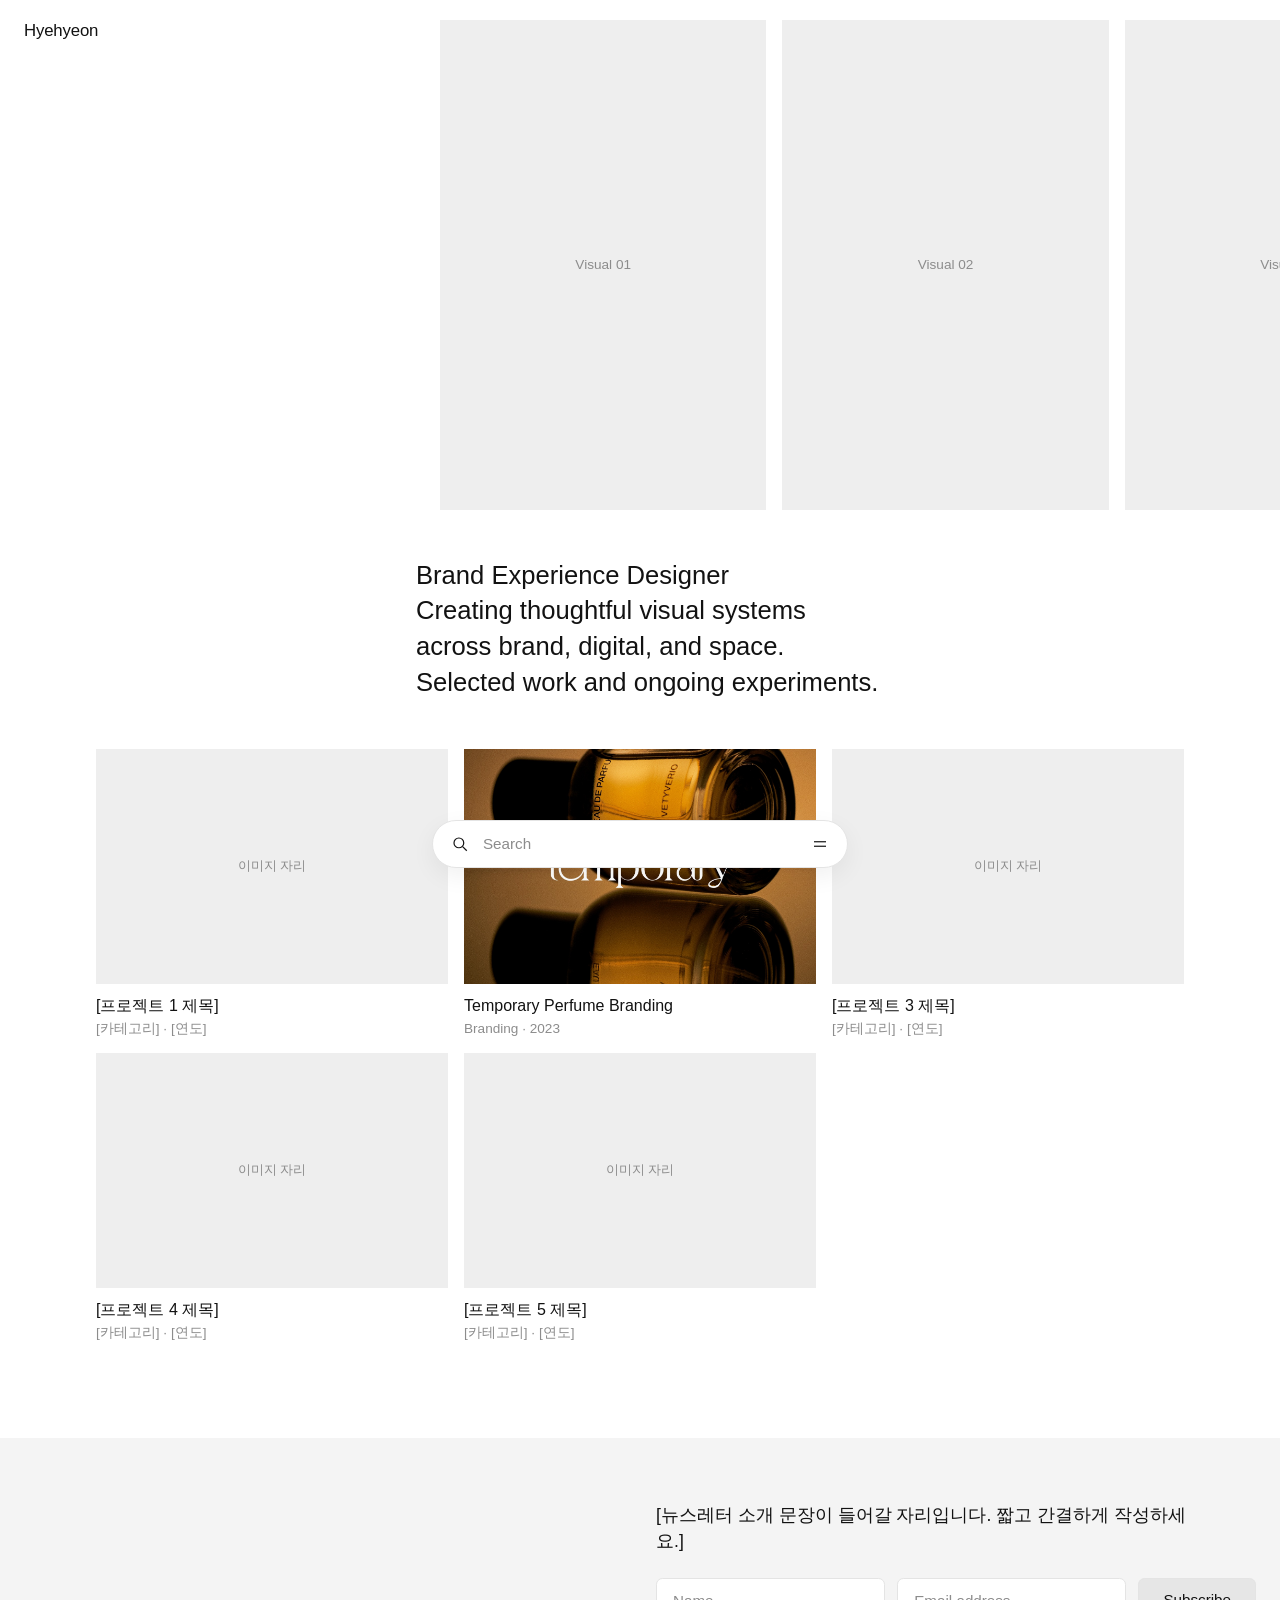
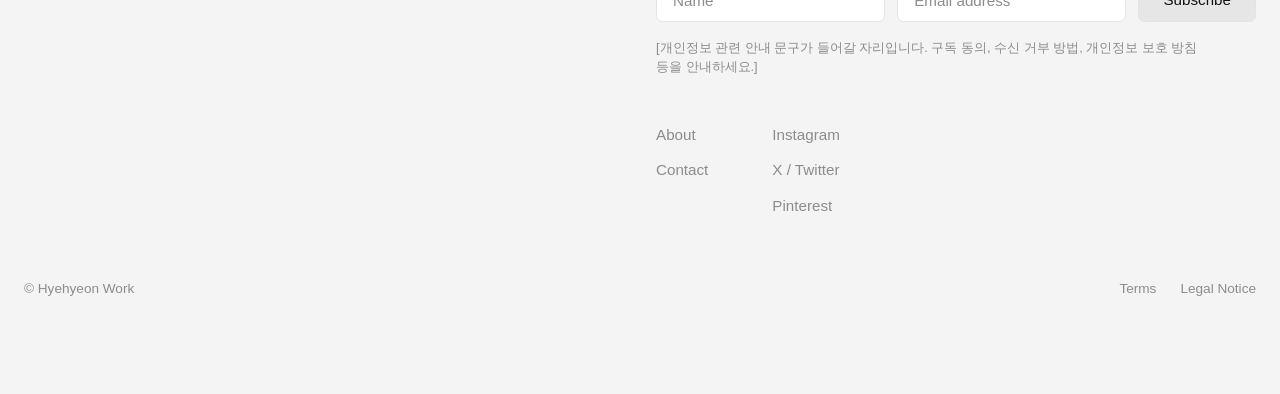
<file: index.html>
<!DOCTYPE html>
<html lang="ko">
<head>
  <meta charset="UTF-8" />
  <meta name="viewport" content="width=device-width, initial-scale=1, shrink-to-fit=no" />
  <title>Hyehyeon — Portfolio</title>
  <meta name="description" content="[한 줄 소개가 들어갈 자리입니다.]" />
  <link rel="icon" href="data:image/svg+xml,%3Csvg xmlns='http://www.w3.org/2000/svg' viewBox='0 0 100 100'%3E%3Ccircle cx='50' cy='50' r='50' fill='%230033ff'/%3E%3C/svg%3E" />
  <link rel="stylesheet" href="css/home.css" />
</head>
<body>

  <div class="mm-hero-row">
    <header class="mm-header">
      <a class="mm-logo" href="index.html">Hyehyeon</a>
    </header>

    <section class="mm-visual-slider" aria-label="비주얼 슬라이더">
      <div class="mm-visual-track" id="mmVisualTrack">
        <div class="mm-visual-item"><span>Visual 01</span></div>
        <div class="mm-visual-item"><span>Visual 02</span></div>
        <div class="mm-visual-item"><span>Visual 03</span></div>
        <div class="mm-visual-item"><span>Visual 04</span></div>
      </div>
    </section>
  </div>

  <section class="mm-hero">
    <p>Brand Experience Designer<br>Creating thoughtful visual systems<br>across brand, digital, and space.<br>Selected work and ongoing experiments.</p>
  </section>

  <main class="mm-grid" id="projectList">

    <a class="mm-card" href="projects/project-1.html">
      <div class="mm-card-media"><span>이미지 자리</span></div>
      <div class="mm-card-caption">
        <span class="mm-card-title">[프로젝트 1 제목]</span>
        <span class="mm-card-meta">[카테고리] · [연도]</span>
      </div>
    </a>

    <a class="mm-card" href="projects/project-2.html">
      <div class="mm-card-media"><img src="images/projects/project-2/thumbnail.jpg" width="1600" height="900" alt="Temporary 향수 보틀과 로고 타이포그래피" loading="lazy" /></div>
      <div class="mm-card-caption">
        <span class="mm-card-title">Temporary Perfume Branding</span>
        <span class="mm-card-meta">Branding · 2023</span>
      </div>
    </a>

    <a class="mm-card" href="projects/project-3.html">
      <div class="mm-card-media"><span>이미지 자리</span></div>
      <div class="mm-card-caption">
        <span class="mm-card-title">[프로젝트 3 제목]</span>
        <span class="mm-card-meta">[카테고리] · [연도]</span>
      </div>
    </a>

    <a class="mm-card" href="projects/project-4.html">
      <div class="mm-card-media"><span>이미지 자리</span></div>
      <div class="mm-card-caption">
        <span class="mm-card-title">[프로젝트 4 제목]</span>
        <span class="mm-card-meta">[카테고리] · [연도]</span>
      </div>
    </a>

    <a class="mm-card" href="projects/project-5.html">
      <div class="mm-card-media"><span>이미지 자리</span></div>
      <div class="mm-card-caption">
        <span class="mm-card-title">[프로젝트 5 제목]</span>
        <span class="mm-card-meta">[카테고리] · [연도]</span>
      </div>
    </a>

  </main>

  <footer class="mm-footer">
    <div class="mm-footer-top">
      <div class="mm-footer-spacer"></div>
      <div class="mm-footer-main">
        <div class="mm-footer-newsletter">
          <p class="mm-footer-lead">[뉴스레터 소개 문장이 들어갈 자리입니다. 짧고 간결하게 작성하세요.]</p>
          <form class="mm-footer-form" onsubmit="return false;">
            <input class="mm-footer-input" type="text" name="name" placeholder="Name" />
            <input class="mm-footer-input" type="email" name="email" placeholder="Email address" />
            <button class="mm-footer-submit" type="submit">Subscribe</button>
          </form>
          <p class="mm-footer-note">[개인정보 관련 안내 문구가 들어갈 자리입니다. 구독 동의, 수신 거부 방법, 개인정보 보호 방침 등을 안내하세요.]</p>
        </div>

        <nav class="mm-footer-nav" aria-label="Footer navigation">
          <div class="mm-footer-col">
            <a href="#">About</a>
            <a href="contact.html">Contact</a>
          </div>
          <div class="mm-footer-col">
            <a href="#">Instagram</a>
            <a href="#">X / Twitter</a>
            <a href="#">Pinterest</a>
          </div>
        </nav>
      </div>
    </div>

    <div class="mm-footer-bottom">
      <span class="mm-footer-copy">© Hyehyeon Work</span>
      <span class="mm-footer-legal">
        <a href="#">Terms</a>
        <a href="#">Legal Notice</a>
      </span>
    </div>
  </footer>

  <nav class="mm-nav-capsule" id="mmNav">
    <button class="mm-nav-search" type="button" aria-label="검색">
      <svg viewBox="0 0 24 24" fill="none" stroke="currentColor" stroke-width="1.6"><circle cx="10.5" cy="10.5" r="6.5"/><line x1="15.5" y1="15.5" x2="21" y2="21"/></svg>
    </button>
    <span class="mm-nav-placeholder">Search</span>
    <button class="mm-nav-menu" type="button" id="mmMenuToggle" aria-label="메뉴" aria-expanded="false">
      <svg viewBox="0 0 24 24" fill="none" stroke="currentColor" stroke-width="1.6"><line x1="4" y1="9" x2="20" y2="9"/><line x1="4" y1="15" x2="20" y2="15"/></svg>
    </button>
  </nav>

  <div class="mm-nav-menu-panel" id="mmMenuPanel" hidden>
    <a href="#about">About</a>
    <a href="#projects">Work</a>
    <a href="#archive">Archive</a>
    <a href="contact.html">Contact</a>
  </div>

  <script src="js/home.js"></script>
</body>
</html>
</file>
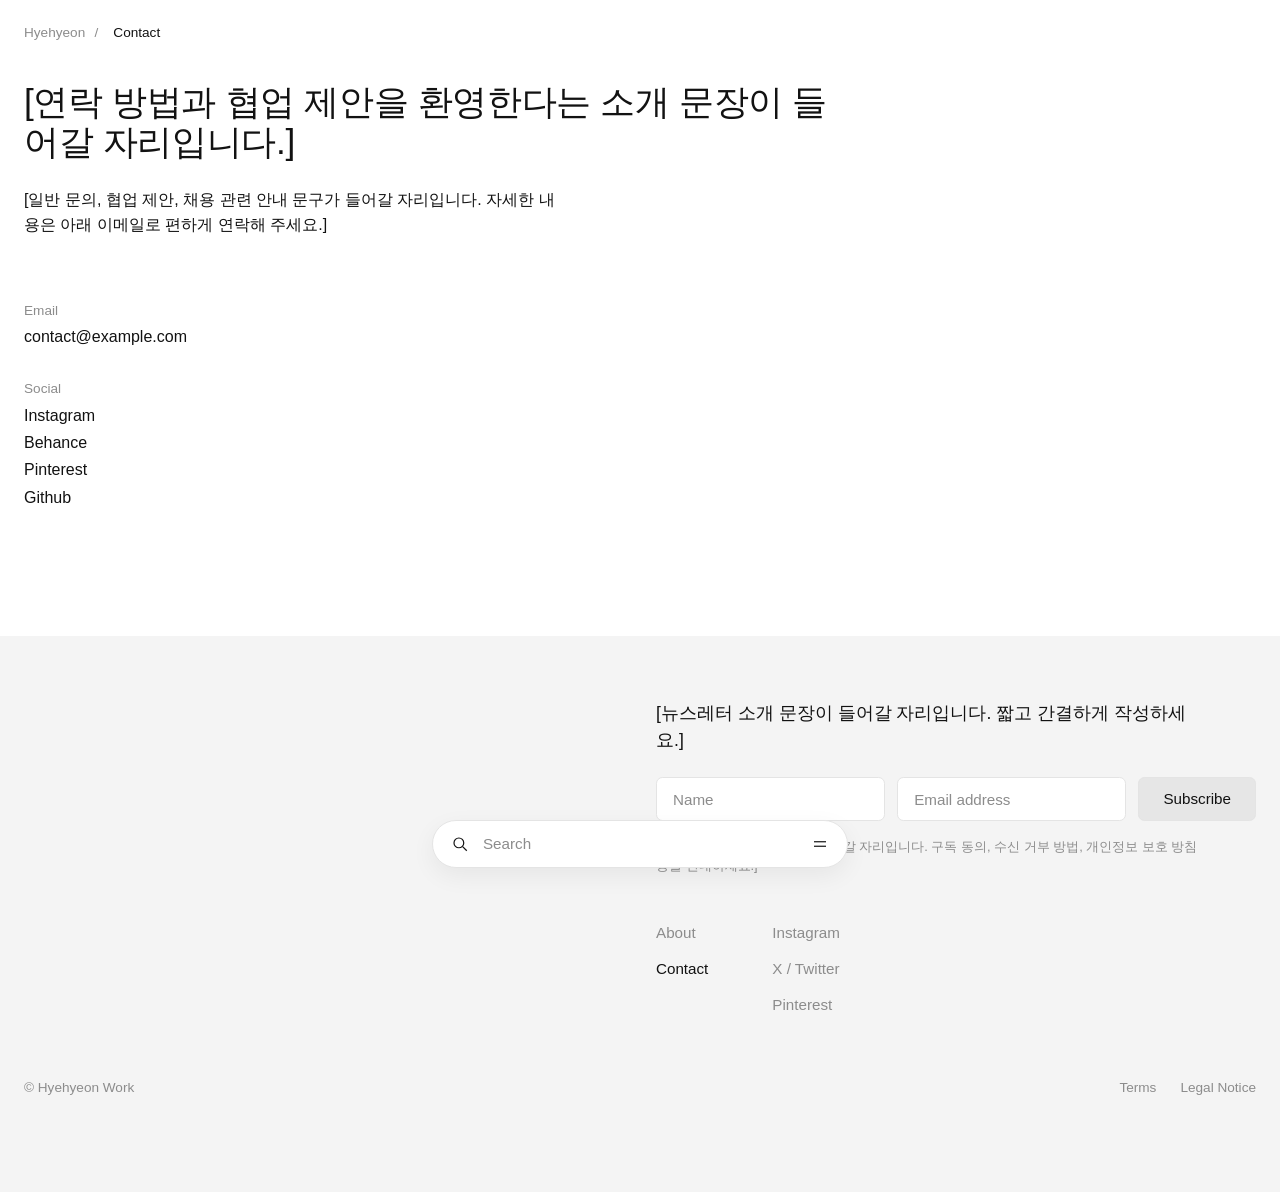
<file: contact.html>
<!DOCTYPE html>
<html lang="ko">
<head>
  <meta charset="UTF-8" />
  <meta name="viewport" content="width=device-width, initial-scale=1, shrink-to-fit=no" />
  <title>Contact — Hyehyeon</title>
  <meta name="description" content="[연락처 안내 문구가 들어갈 자리입니다.]" />
  <link rel="icon" href="data:image/svg+xml,%3Csvg xmlns='http://www.w3.org/2000/svg' viewBox='0 0 100 100'%3E%3Ccircle cx='50' cy='50' r='50' fill='%230033ff'/%3E%3C/svg%3E" />
  <link rel="stylesheet" href="css/home.css" />
  <link rel="stylesheet" href="css/contact.css" />
</head>
<body>

  <div class="mm-contact-top">
    <p class="mm-contact-breadcrumb">
      <a href="index.html">Hyehyeon</a>
      <span>/</span>
      <span class="is-current">Contact</span>
    </p>
  </div>

  <main>
    <div class="mm-contact-grid">
      <h1 class="mm-contact-heading">[연락 방법과 협업 제안을 환영한다는 소개 문장이 들어갈 자리입니다.]</h1>
    </div>

    <div class="mm-contact-grid">
      <p class="mm-contact-copy">[일반 문의, 협업 제안, 채용 관련 안내 문구가 들어갈 자리입니다. 자세한 내용은 아래 이메일로 편하게 연락해 주세요.]</p>
    </div>

    <div class="mm-contact-grid">
      <div class="mm-contact-info">
        <div class="mm-contact-block">
          <span class="mm-contact-label">Email</span>
          <p><a href="mailto:contact@example.com">contact@example.com</a></p>
        </div>
        <div class="mm-contact-block">
          <span class="mm-contact-label">Social</span>
          <ul class="mm-contact-social">
            <li><a href="#" target="_blank" rel="noopener noreferrer">Instagram</a></li>
            <li><a href="#" target="_blank" rel="noopener noreferrer">Behance</a></li>
            <li><a href="#" target="_blank" rel="noopener noreferrer">Pinterest</a></li>
            <li><a href="#" target="_blank" rel="noopener noreferrer">Github</a></li>
          </ul>
        </div>
      </div>
    </div>
  </main>

  <footer class="mm-footer">
    <div class="mm-footer-top">
      <div class="mm-footer-spacer"></div>
      <div class="mm-footer-main">
        <div class="mm-footer-newsletter">
          <p class="mm-footer-lead">[뉴스레터 소개 문장이 들어갈 자리입니다. 짧고 간결하게 작성하세요.]</p>
          <form class="mm-footer-form" onsubmit="return false;">
            <input class="mm-footer-input" type="text" name="name" placeholder="Name" />
            <input class="mm-footer-input" type="email" name="email" placeholder="Email address" />
            <button class="mm-footer-submit" type="submit">Subscribe</button>
          </form>
          <p class="mm-footer-note">[개인정보 관련 안내 문구가 들어갈 자리입니다. 구독 동의, 수신 거부 방법, 개인정보 보호 방침 등을 안내하세요.]</p>
        </div>

        <nav class="mm-footer-nav" aria-label="Footer navigation">
          <div class="mm-footer-col">
            <a href="#">About</a>
            <a href="contact.html" class="is-active" aria-current="page">Contact</a>
          </div>
          <div class="mm-footer-col">
            <a href="#">Instagram</a>
            <a href="#">X / Twitter</a>
            <a href="#">Pinterest</a>
          </div>
        </nav>
      </div>
    </div>

    <div class="mm-footer-bottom">
      <span class="mm-footer-copy">© Hyehyeon Work</span>
      <span class="mm-footer-legal">
        <a href="#">Terms</a>
        <a href="#">Legal Notice</a>
      </span>
    </div>
  </footer>

  <nav class="mm-nav-capsule" id="mmNav">
    <button class="mm-nav-search" type="button" aria-label="검색">
      <svg viewBox="0 0 24 24" fill="none" stroke="currentColor" stroke-width="1.6"><circle cx="10.5" cy="10.5" r="6.5"/><line x1="15.5" y1="15.5" x2="21" y2="21"/></svg>
    </button>
    <span class="mm-nav-placeholder">Search</span>
    <button class="mm-nav-menu" type="button" id="mmMenuToggle" aria-label="메뉴" aria-expanded="false">
      <svg viewBox="0 0 24 24" fill="none" stroke="currentColor" stroke-width="1.6"><line x1="4" y1="9" x2="20" y2="9"/><line x1="4" y1="15" x2="20" y2="15"/></svg>
    </button>
  </nav>

  <div class="mm-nav-menu-panel" id="mmMenuPanel" hidden>
    <a href="index.html#about">About</a>
    <a href="index.html#projects">Work</a>
    <a href="index.html#archive">Archive</a>
    <a href="contact.html" class="is-active" aria-current="page">Contact</a>
  </div>

  <script src="js/home.js"></script>
</body>
</html>
</file>
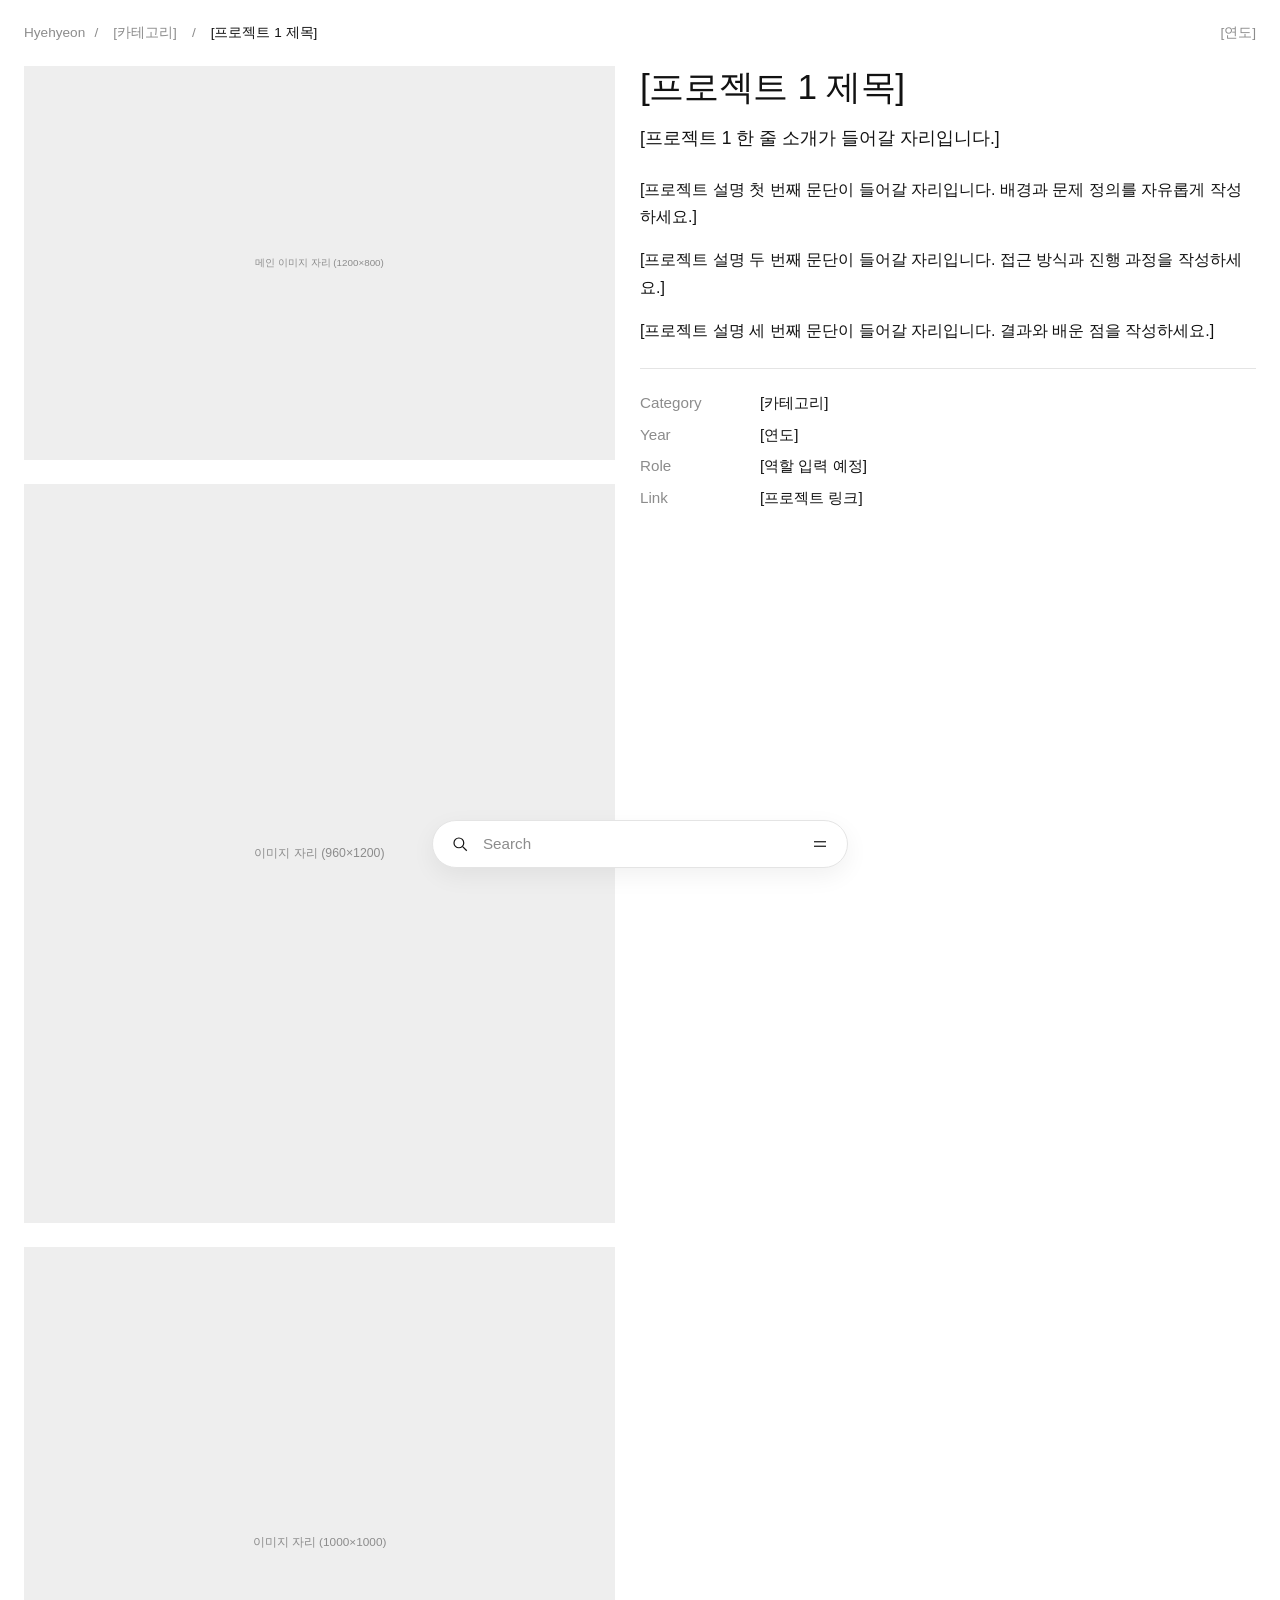
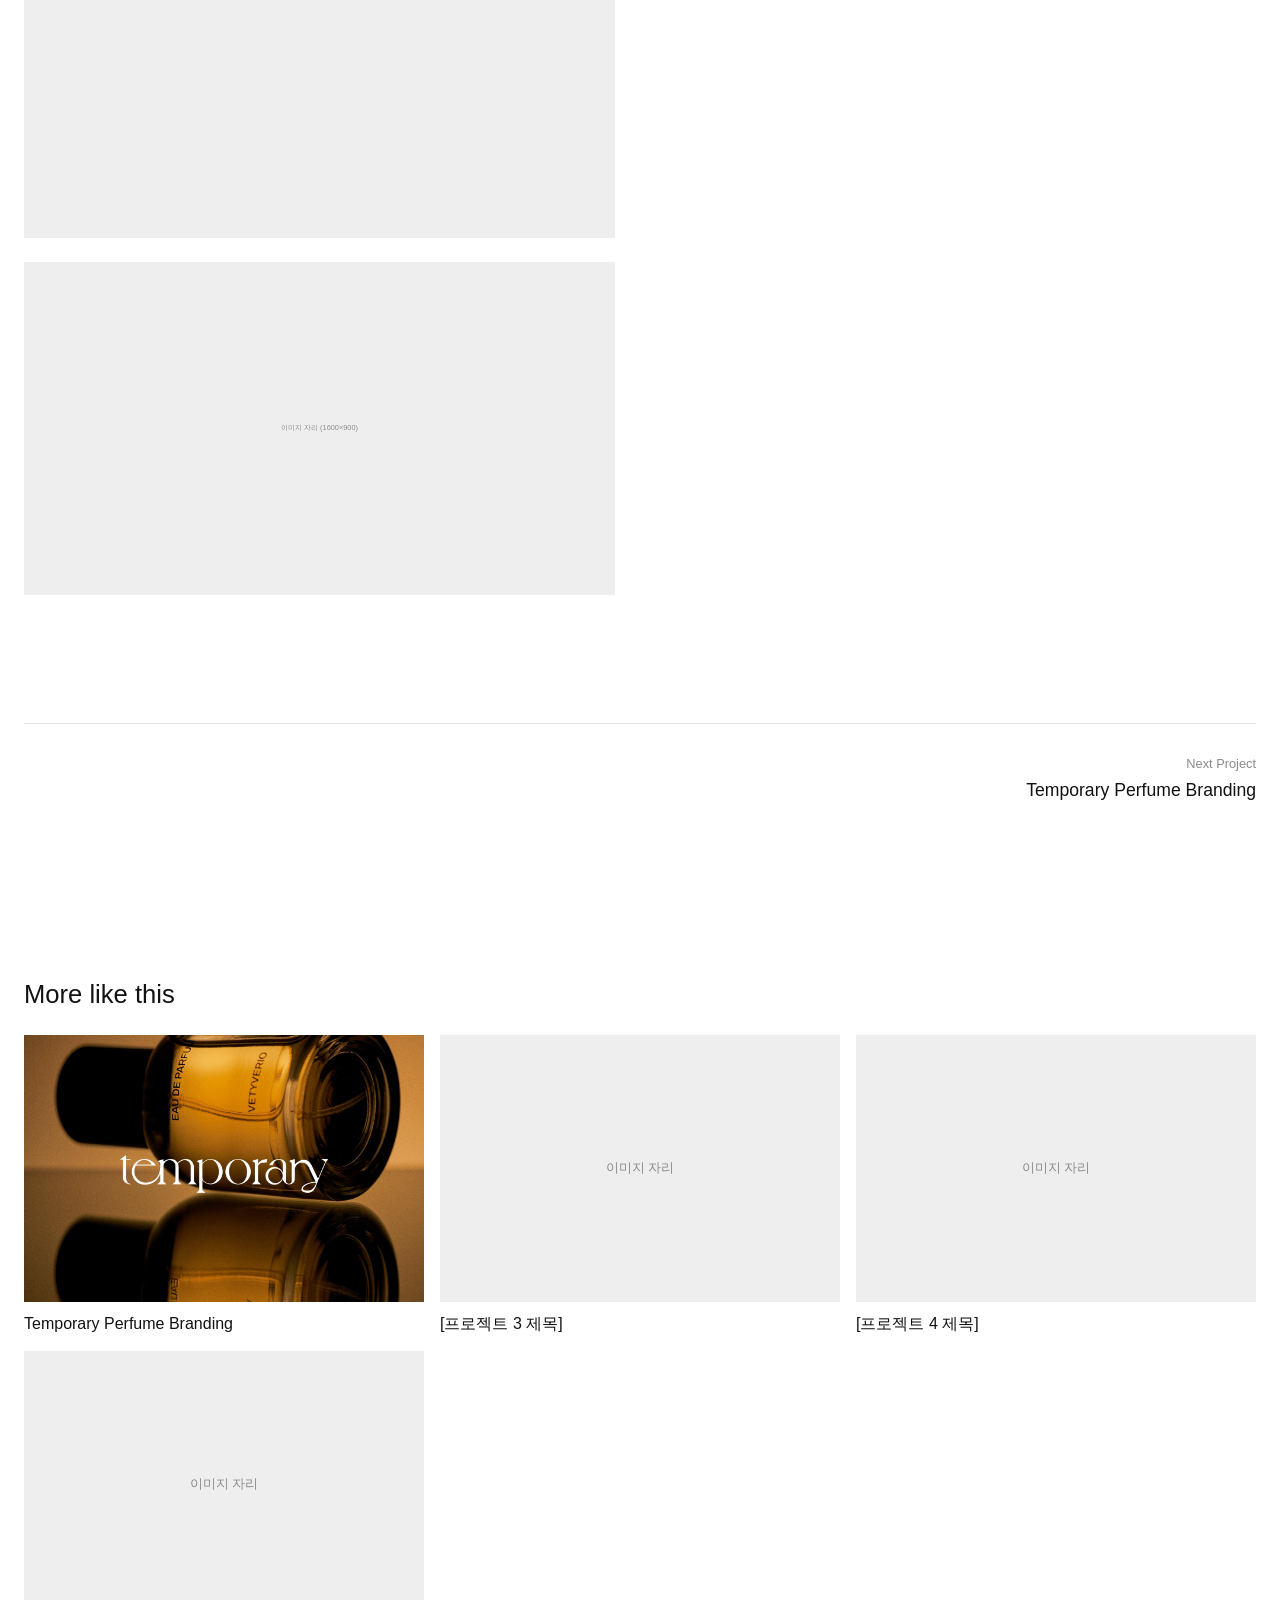
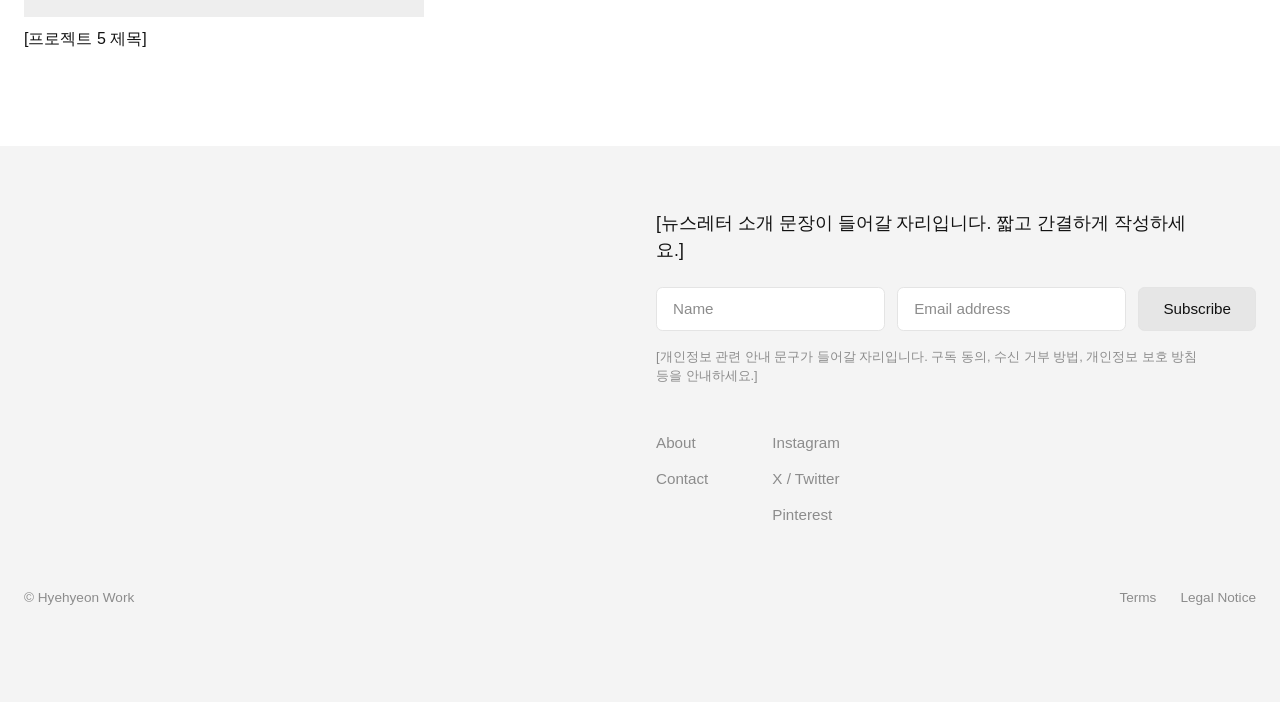
<file: projects/project-1.html>
<!DOCTYPE html>
<html lang="ko">
<head>
  <meta charset="UTF-8" />
  <meta name="viewport" content="width=device-width, initial-scale=1, shrink-to-fit=no" />
  <title>[프로젝트 1 제목] — Hyehyeon</title>
  <meta name="description" content="[프로젝트 1 한 줄 소개가 들어갈 자리입니다.]" />
  <link rel="icon" href="data:image/svg+xml,%3Csvg xmlns='http://www.w3.org/2000/svg' viewBox='0 0 100 100'%3E%3Ccircle cx='50' cy='50' r='50' fill='%230033ff'/%3E%3C/svg%3E" />
  <link rel="stylesheet" href="../css/home.css" />
  <link rel="stylesheet" href="../css/detail.css" />
</head>
<body>

  <div class="mm-pd">

    <div class="mm-pd-top">
      <p class="mm-pd-breadcrumb">
        <a href="../index.html">Hyehyeon</a>
        <span>/</span>
        <span>[카테고리]</span>
        <span>/</span>
        <span class="is-current">[프로젝트 1 제목]</span>
      </p>
      <p class="mm-pd-date">[연도]</p>
    </div>

    <div class="mm-pd-columns">

      <div class="mm-pd-media">
        <img src="../images/projects/project-1/01-main.svg" width="1200" height="800" alt="[프로젝트 1 메인 이미지 설명]" />
        <img src="../images/projects/project-1/02.svg" width="960" height="1200" alt="[프로젝트 1 이미지 설명]" loading="lazy" />
        <img src="../images/projects/project-1/03.svg" width="1000" height="1000" alt="[프로젝트 1 이미지 설명]" loading="lazy" />
        <img src="../images/projects/project-1/04.svg" width="1600" height="900" alt="[프로젝트 1 이미지 설명]" loading="lazy" />
      </div>

      <div class="mm-pd-info">
        <h1 class="mm-pd-title">[프로젝트 1 제목]</h1>
        <p class="mm-pd-intro">[프로젝트 1 한 줄 소개가 들어갈 자리입니다.]</p>

        <div class="mm-pd-body">
          <p>[프로젝트 설명 첫 번째 문단이 들어갈 자리입니다. 배경과 문제 정의를 자유롭게 작성하세요.]</p>
          <p>[프로젝트 설명 두 번째 문단이 들어갈 자리입니다. 접근 방식과 진행 과정을 작성하세요.]</p>
          <p>[프로젝트 설명 세 번째 문단이 들어갈 자리입니다. 결과와 배운 점을 작성하세요.]</p>
        </div>

        <hr class="mm-pd-divider" />

        <dl class="mm-pd-meta">
          <div>
            <dt>Category</dt>
            <dd>[카테고리]</dd>
          </div>
          <div>
            <dt>Year</dt>
            <dd>[연도]</dd>
          </div>
          <div>
            <dt>Role</dt>
            <dd>[역할 입력 예정]</dd>
          </div>
          <div>
            <dt>Link</dt>
            <dd><a href="#">[프로젝트 링크]</a></dd>
          </div>
        </dl>
      </div>

    </div>
  </div>

  <nav class="mm-pager">
    <span></span>
    <a class="mm-pager-link mm-pager-next" href="project-2.html">
      <span class="mm-pager-label">Next Project</span>
      <span class="mm-pager-title">Temporary Perfume Branding</span>
    </a>
  </nav>

  <section class="mm-related">
    <h2 class="mm-related-title">More like this</h2>
    <div class="mm-grid">

      <a class="mm-card" href="project-2.html">
        <div class="mm-card-media"><img src="../images/projects/project-2/thumbnail.jpg" width="1600" height="900" alt="Temporary 향수 보틀과 로고 타이포그래피" loading="lazy" /></div>
        <div class="mm-card-caption">
          <span class="mm-card-title">Temporary Perfume Branding</span>
        </div>
      </a>

      <a class="mm-card" href="project-3.html">
        <div class="mm-card-media"><span>이미지 자리</span></div>
        <div class="mm-card-caption">
          <span class="mm-card-title">[프로젝트 3 제목]</span>
        </div>
      </a>

      <a class="mm-card" href="project-4.html">
        <div class="mm-card-media"><span>이미지 자리</span></div>
        <div class="mm-card-caption">
          <span class="mm-card-title">[프로젝트 4 제목]</span>
        </div>
      </a>

      <a class="mm-card" href="project-5.html">
        <div class="mm-card-media"><span>이미지 자리</span></div>
        <div class="mm-card-caption">
          <span class="mm-card-title">[프로젝트 5 제목]</span>
        </div>
      </a>

    </div>
  </section>

  <footer class="mm-footer">
    <div class="mm-footer-top">
      <div class="mm-footer-spacer"></div>
      <div class="mm-footer-main">
        <div class="mm-footer-newsletter">
          <p class="mm-footer-lead">[뉴스레터 소개 문장이 들어갈 자리입니다. 짧고 간결하게 작성하세요.]</p>
          <form class="mm-footer-form" onsubmit="return false;">
            <input class="mm-footer-input" type="text" name="name" placeholder="Name" />
            <input class="mm-footer-input" type="email" name="email" placeholder="Email address" />
            <button class="mm-footer-submit" type="submit">Subscribe</button>
          </form>
          <p class="mm-footer-note">[개인정보 관련 안내 문구가 들어갈 자리입니다. 구독 동의, 수신 거부 방법, 개인정보 보호 방침 등을 안내하세요.]</p>
        </div>

        <nav class="mm-footer-nav" aria-label="Footer navigation">
          <div class="mm-footer-col">
            <a href="#">About</a>
            <a href="../contact.html">Contact</a>
          </div>
          <div class="mm-footer-col">
            <a href="#">Instagram</a>
            <a href="#">X / Twitter</a>
            <a href="#">Pinterest</a>
          </div>
        </nav>
      </div>
    </div>

    <div class="mm-footer-bottom">
      <span class="mm-footer-copy">© Hyehyeon Work</span>
      <span class="mm-footer-legal">
        <a href="#">Terms</a>
        <a href="#">Legal Notice</a>
      </span>
    </div>
  </footer>

  <nav class="mm-nav-capsule" id="mmNav">
    <button class="mm-nav-search" type="button" aria-label="검색">
      <svg viewBox="0 0 24 24" fill="none" stroke="currentColor" stroke-width="1.6"><circle cx="10.5" cy="10.5" r="6.5"/><line x1="15.5" y1="15.5" x2="21" y2="21"/></svg>
    </button>
    <span class="mm-nav-placeholder">Search</span>
    <button class="mm-nav-menu" type="button" id="mmMenuToggle" aria-label="메뉴" aria-expanded="false">
      <svg viewBox="0 0 24 24" fill="none" stroke="currentColor" stroke-width="1.6"><line x1="4" y1="9" x2="20" y2="9"/><line x1="4" y1="15" x2="20" y2="15"/></svg>
    </button>
  </nav>

  <div class="mm-nav-menu-panel" id="mmMenuPanel" hidden>
    <a href="../index.html#about">About</a>
    <a href="../index.html#projects">Work</a>
    <a href="../index.html#archive">Archive</a>
    <a href="../contact.html">Contact</a>
  </div>

  <script src="../js/home.js"></script>
</body>
</html>
</file>
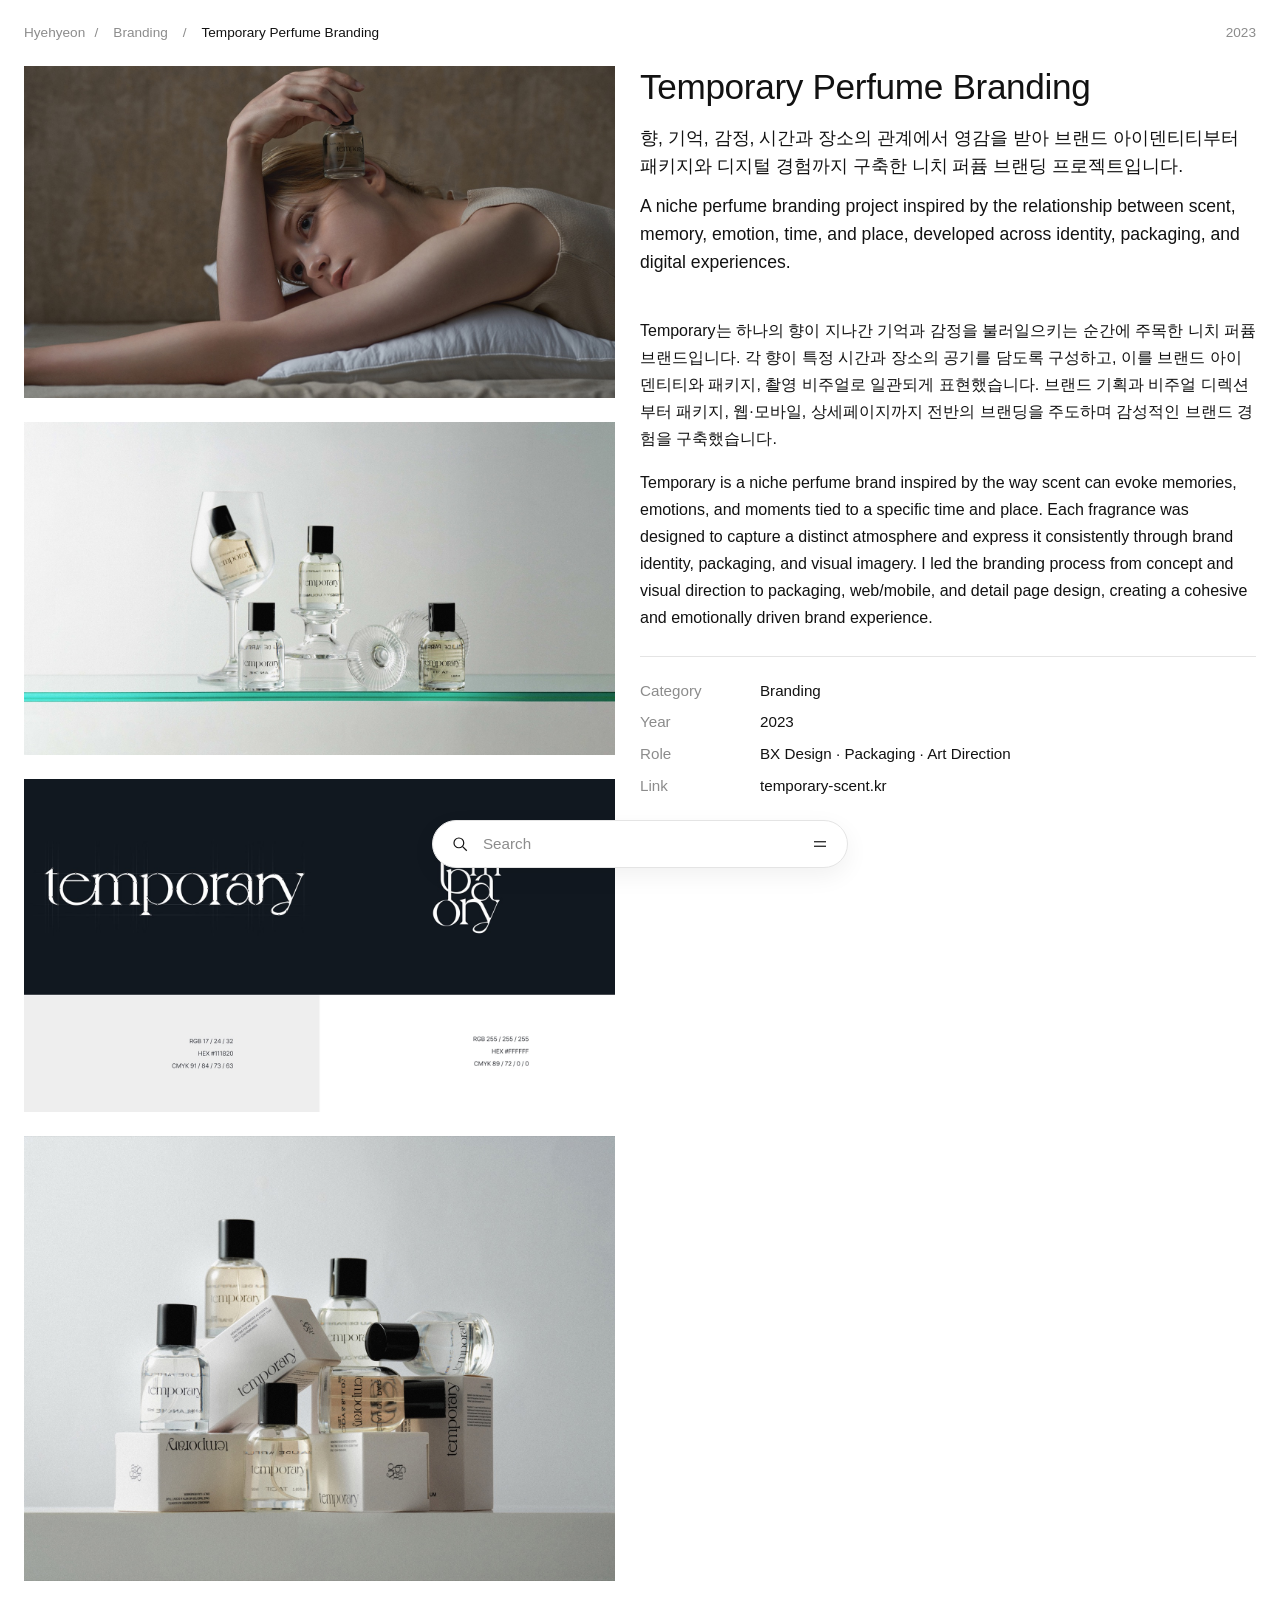
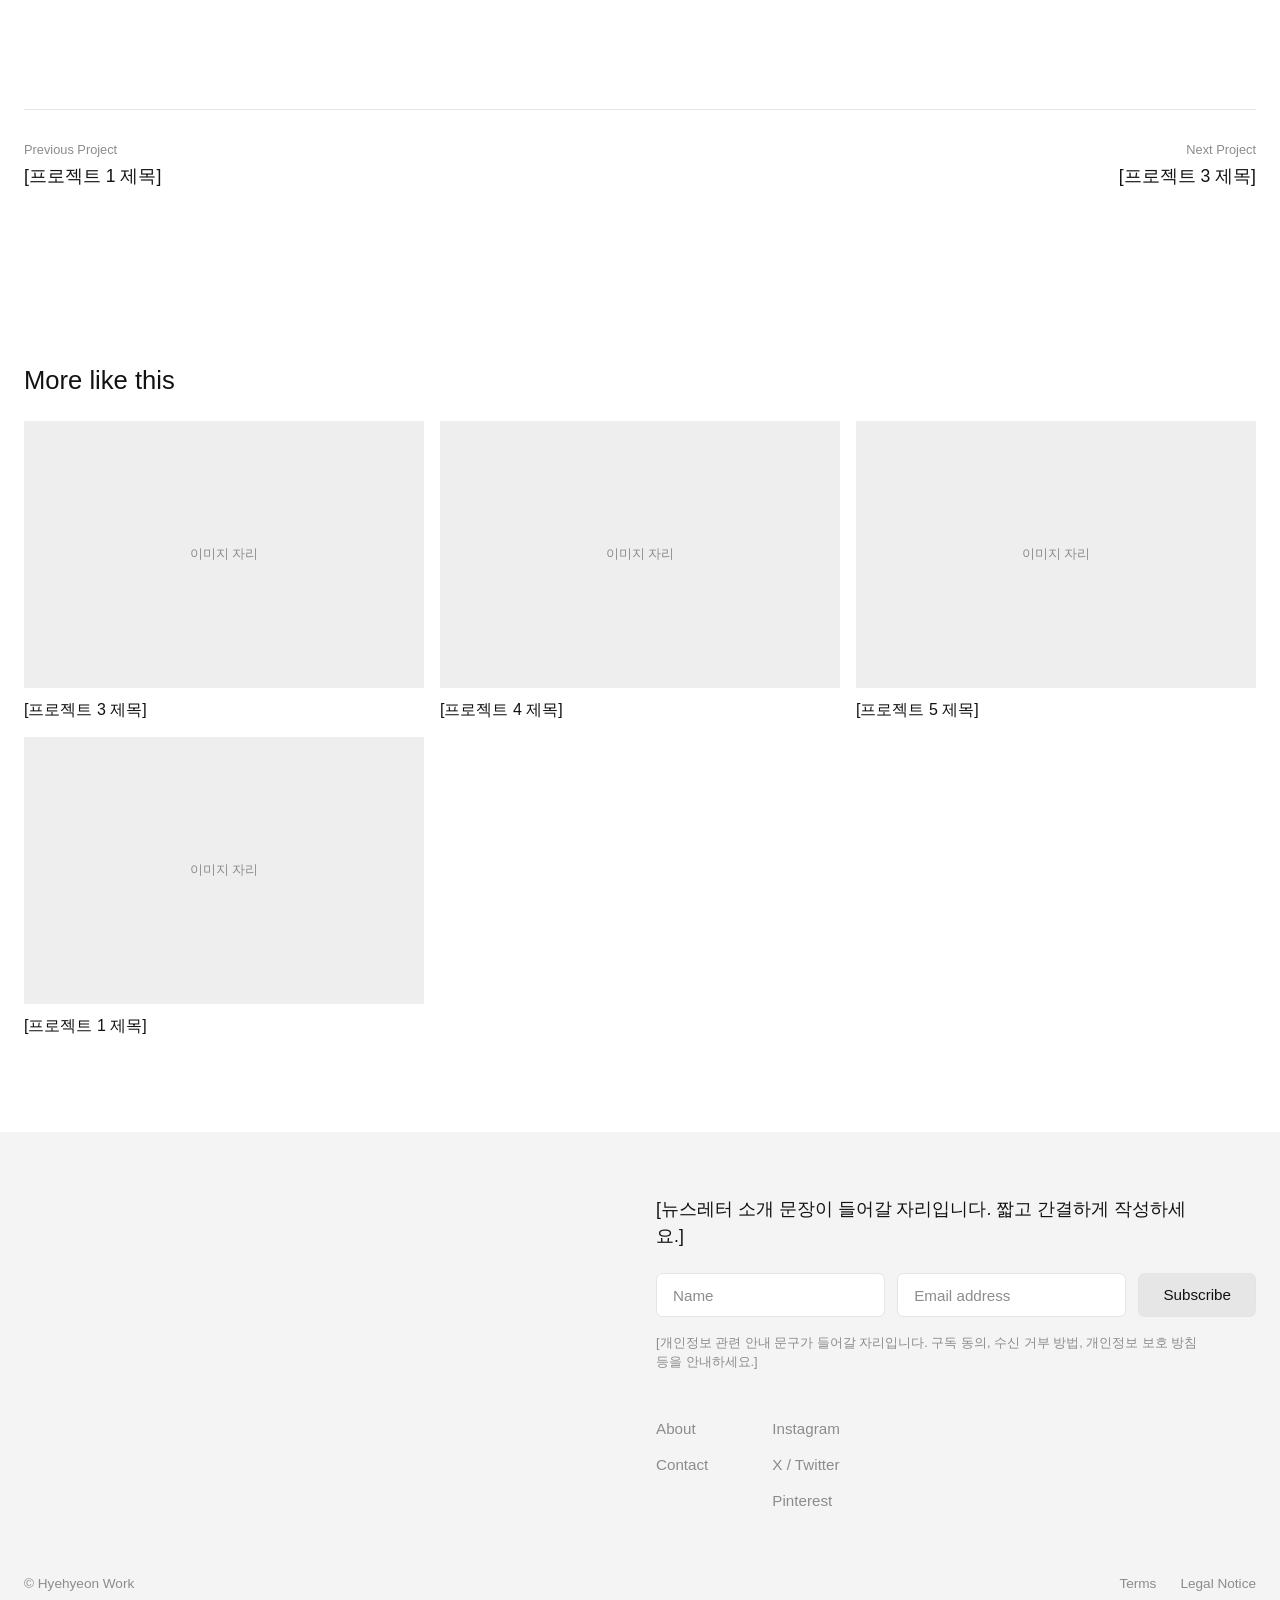
<file: projects/project-2.html>
<!DOCTYPE html>
<html lang="ko">
<head>
  <meta charset="UTF-8" />
  <meta name="viewport" content="width=device-width, initial-scale=1, shrink-to-fit=no" />
  <title>Temporary Perfume Branding — Hyehyeon</title>
  <meta name="description" content="향, 기억, 감정, 시간과 장소의 관계에서 영감을 받아 브랜드 아이덴티티부터 패키지와 디지털 경험까지 구축한 니치 퍼퓸 브랜딩 프로젝트입니다." />
  <link rel="icon" href="data:image/svg+xml,%3Csvg xmlns='http://www.w3.org/2000/svg' viewBox='0 0 100 100'%3E%3Ccircle cx='50' cy='50' r='50' fill='%230033ff'/%3E%3C/svg%3E" />
  <link rel="stylesheet" href="../css/home.css" />
  <link rel="stylesheet" href="../css/detail.css" />
</head>
<body>

  <div class="mm-pd">

    <div class="mm-pd-top">
      <p class="mm-pd-breadcrumb">
        <a href="../index.html">Hyehyeon</a>
        <span>/</span>
        <span>Branding</span>
        <span>/</span>
        <span class="is-current">Temporary Perfume Branding</span>
      </p>
      <p class="mm-pd-date">2023</p>
    </div>

    <div class="mm-pd-columns">

      <div class="mm-pd-media">
        <img src="../images/projects/project-2/02-web.jpg" width="1600" height="900" alt="Temporary 향수 보틀을 머리 위에 든 채 베개에 엎드린 모델" />
        <img src="../images/projects/project-2/03-web.jpg" width="1600" height="900" alt="유리 선반 위 와인잔과 유리 오브제 사이에 놓인 Temporary 향수 보틀들" loading="lazy" />
        <img src="../images/projects/project-2/04-web.jpg" width="1600" height="900" alt="Temporary 로고타입 그리드와 세로 조합형 로고, 브랜드 컬러 값" loading="lazy" />
        <img src="../images/projects/project-2/05-web.jpg" width="1600" height="1206" alt="Temporary 향수 보틀과 패키지 박스를 쌓아 연출한 제품 컷" loading="lazy" />
      </div>

      <div class="mm-pd-info">
        <h1 class="mm-pd-title">Temporary Perfume Branding</h1>
        <div class="mm-pd-lead">
          <p class="mm-pd-intro">향, 기억, 감정, 시간과 장소의 관계에서 영감을 받아 브랜드 아이덴티티부터 패키지와 디지털 경험까지 구축한 니치 퍼퓸 브랜딩 프로젝트입니다.</p>
          <p class="mm-pd-intro" lang="en">A niche perfume branding project inspired by the relationship between scent, memory, emotion, time, and place, developed across identity, packaging, and digital experiences.</p>
        </div>

        <div class="mm-pd-body">
          <p>Temporary는 하나의 향이 지나간 기억과 감정을 불러일으키는 순간에 주목한 니치 퍼퓸 브랜드입니다. 각 향이 특정 시간과 장소의 공기를 담도록 구성하고, 이를 브랜드 아이덴티티와 패키지, 촬영 비주얼로 일관되게 표현했습니다. 브랜드 기획과 비주얼 디렉션부터 패키지, 웹·모바일, 상세페이지까지 전반의 브랜딩을 주도하며 감성적인 브랜드 경험을 구축했습니다.</p>
          <p lang="en">Temporary is a niche perfume brand inspired by the way scent can evoke memories, emotions, and moments tied to a specific time and place. Each fragrance was designed to capture a distinct atmosphere and express it consistently through brand identity, packaging, and visual imagery. I led the branding process from concept and visual direction to packaging, web/mobile, and detail page design, creating a cohesive and emotionally driven brand experience.</p>
        </div>

        <hr class="mm-pd-divider" />

        <dl class="mm-pd-meta">
          <div>
            <dt>Category</dt>
            <dd>Branding</dd>
          </div>
          <div>
            <dt>Year</dt>
            <dd>2023</dd>
          </div>
          <div>
            <dt>Role</dt>
            <dd>BX Design · Packaging · Art Direction</dd>
          </div>
          <div>
            <dt>Link</dt>
            <dd><a href="https://temporary-scent.kr" target="_blank" rel="noopener noreferrer">temporary-scent.kr</a></dd>
          </div>
        </dl>
      </div>

    </div>
  </div>

  <nav class="mm-pager">
    <a class="mm-pager-link mm-pager-prev" href="project-1.html">
      <span class="mm-pager-label">Previous Project</span>
      <span class="mm-pager-title">[프로젝트 1 제목]</span>
    </a>
    <a class="mm-pager-link mm-pager-next" href="project-3.html">
      <span class="mm-pager-label">Next Project</span>
      <span class="mm-pager-title">[프로젝트 3 제목]</span>
    </a>
  </nav>

  <section class="mm-related">
    <h2 class="mm-related-title">More like this</h2>
    <div class="mm-grid">

      <a class="mm-card" href="project-3.html">
        <div class="mm-card-media"><span>이미지 자리</span></div>
        <div class="mm-card-caption">
          <span class="mm-card-title">[프로젝트 3 제목]</span>
        </div>
      </a>

      <a class="mm-card" href="project-4.html">
        <div class="mm-card-media"><span>이미지 자리</span></div>
        <div class="mm-card-caption">
          <span class="mm-card-title">[프로젝트 4 제목]</span>
        </div>
      </a>

      <a class="mm-card" href="project-5.html">
        <div class="mm-card-media"><span>이미지 자리</span></div>
        <div class="mm-card-caption">
          <span class="mm-card-title">[프로젝트 5 제목]</span>
        </div>
      </a>

      <a class="mm-card" href="project-1.html">
        <div class="mm-card-media"><span>이미지 자리</span></div>
        <div class="mm-card-caption">
          <span class="mm-card-title">[프로젝트 1 제목]</span>
        </div>
      </a>

    </div>
  </section>

  <footer class="mm-footer">
    <div class="mm-footer-top">
      <div class="mm-footer-spacer"></div>
      <div class="mm-footer-main">
        <div class="mm-footer-newsletter">
          <p class="mm-footer-lead">[뉴스레터 소개 문장이 들어갈 자리입니다. 짧고 간결하게 작성하세요.]</p>
          <form class="mm-footer-form" onsubmit="return false;">
            <input class="mm-footer-input" type="text" name="name" placeholder="Name" />
            <input class="mm-footer-input" type="email" name="email" placeholder="Email address" />
            <button class="mm-footer-submit" type="submit">Subscribe</button>
          </form>
          <p class="mm-footer-note">[개인정보 관련 안내 문구가 들어갈 자리입니다. 구독 동의, 수신 거부 방법, 개인정보 보호 방침 등을 안내하세요.]</p>
        </div>

        <nav class="mm-footer-nav" aria-label="Footer navigation">
          <div class="mm-footer-col">
            <a href="#">About</a>
            <a href="../contact.html">Contact</a>
          </div>
          <div class="mm-footer-col">
            <a href="#">Instagram</a>
            <a href="#">X / Twitter</a>
            <a href="#">Pinterest</a>
          </div>
        </nav>
      </div>
    </div>

    <div class="mm-footer-bottom">
      <span class="mm-footer-copy">© Hyehyeon Work</span>
      <span class="mm-footer-legal">
        <a href="#">Terms</a>
        <a href="#">Legal Notice</a>
      </span>
    </div>
  </footer>

  <nav class="mm-nav-capsule" id="mmNav">
    <button class="mm-nav-search" type="button" aria-label="검색">
      <svg viewBox="0 0 24 24" fill="none" stroke="currentColor" stroke-width="1.6"><circle cx="10.5" cy="10.5" r="6.5"/><line x1="15.5" y1="15.5" x2="21" y2="21"/></svg>
    </button>
    <span class="mm-nav-placeholder">Search</span>
    <button class="mm-nav-menu" type="button" id="mmMenuToggle" aria-label="메뉴" aria-expanded="false">
      <svg viewBox="0 0 24 24" fill="none" stroke="currentColor" stroke-width="1.6"><line x1="4" y1="9" x2="20" y2="9"/><line x1="4" y1="15" x2="20" y2="15"/></svg>
    </button>
  </nav>

  <div class="mm-nav-menu-panel" id="mmMenuPanel" hidden>
    <a href="../index.html#about">About</a>
    <a href="../index.html#projects">Work</a>
    <a href="../index.html#archive">Archive</a>
    <a href="../contact.html">Contact</a>
  </div>

  <script src="../js/home.js"></script>
</body>
</html>
</file>
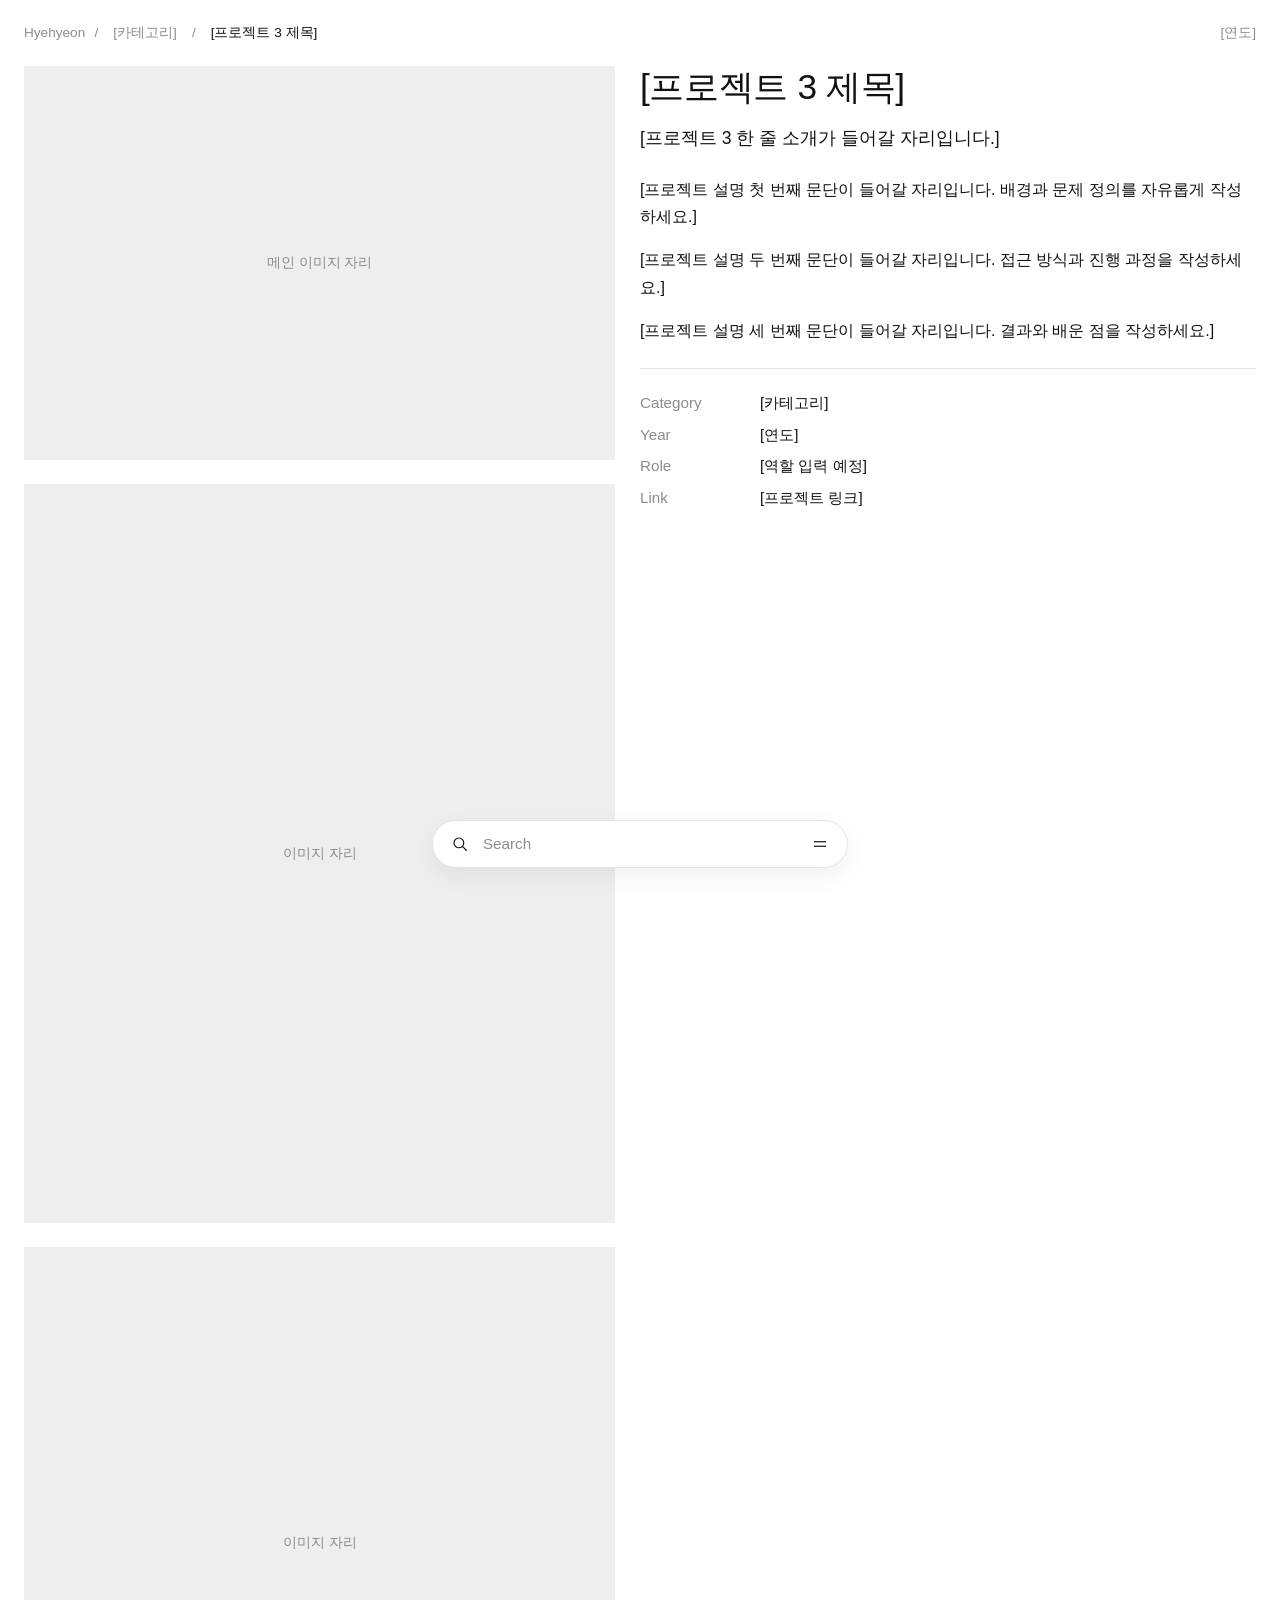
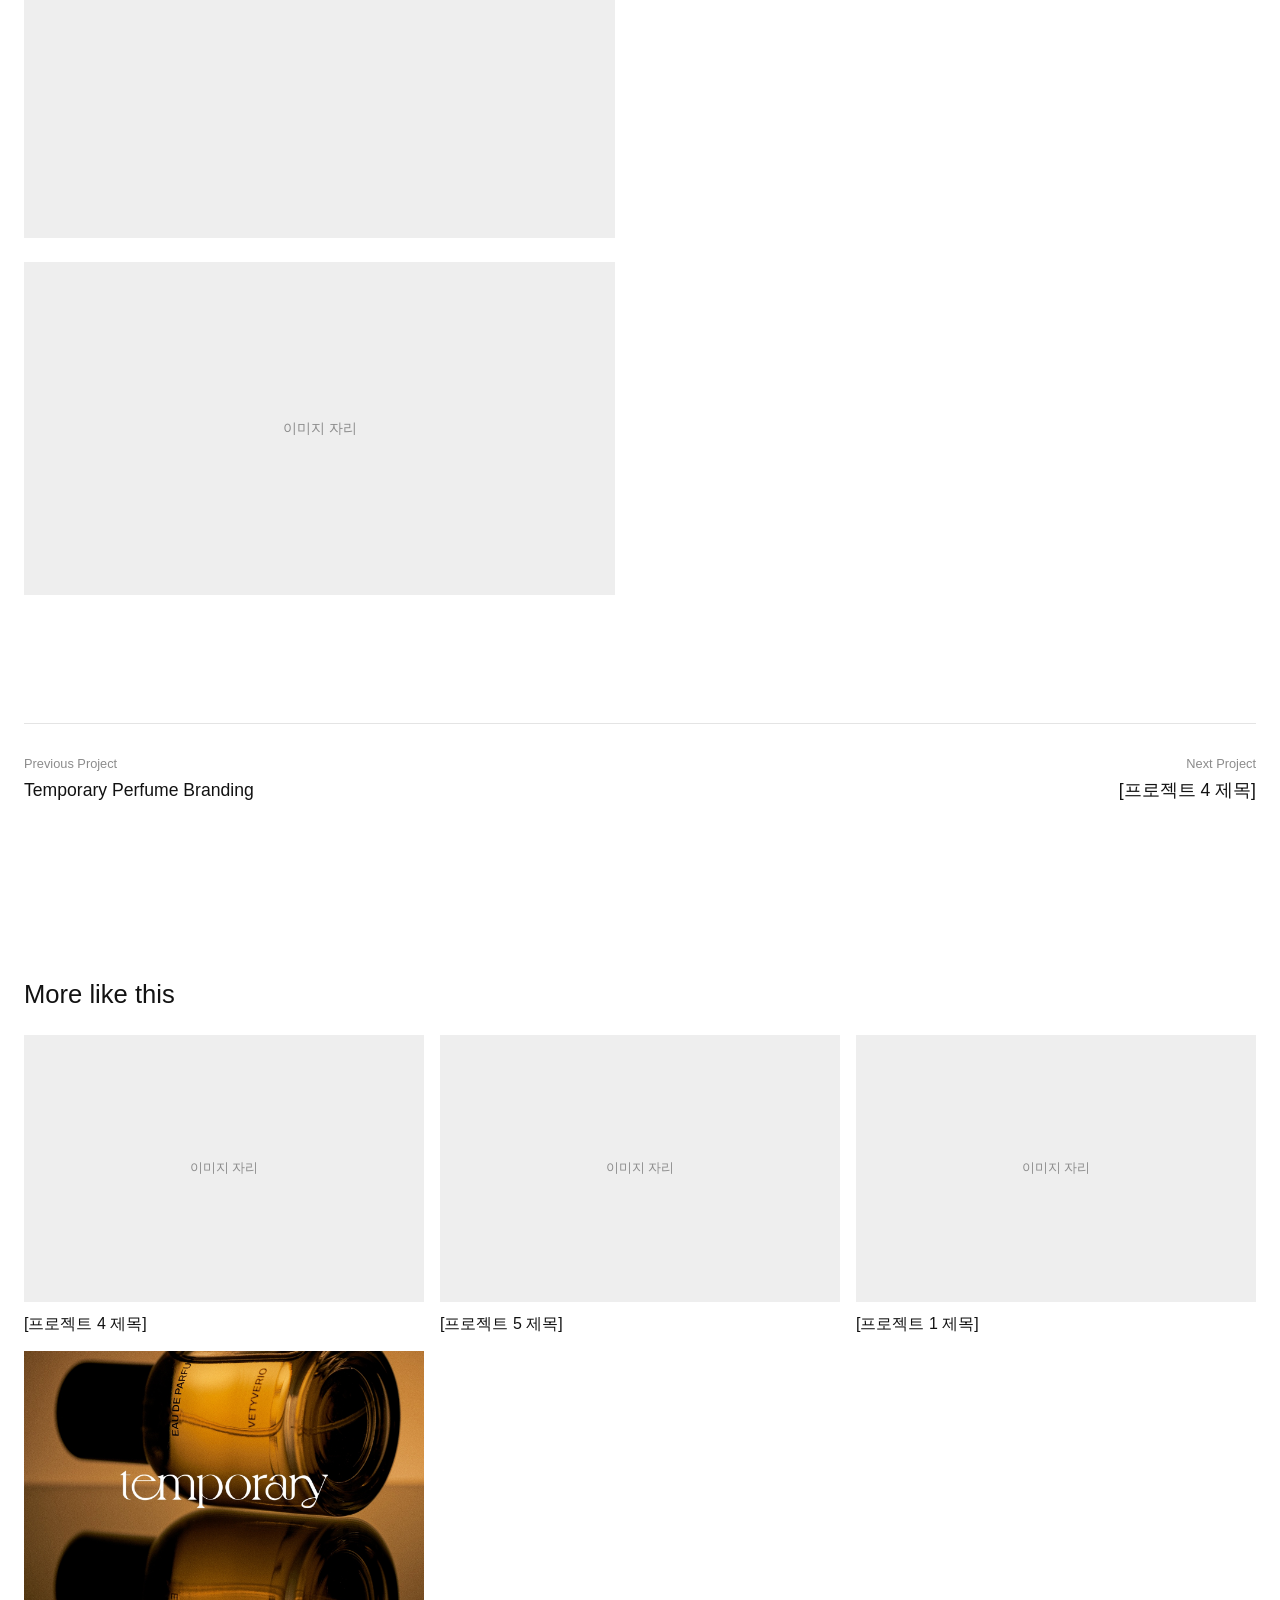
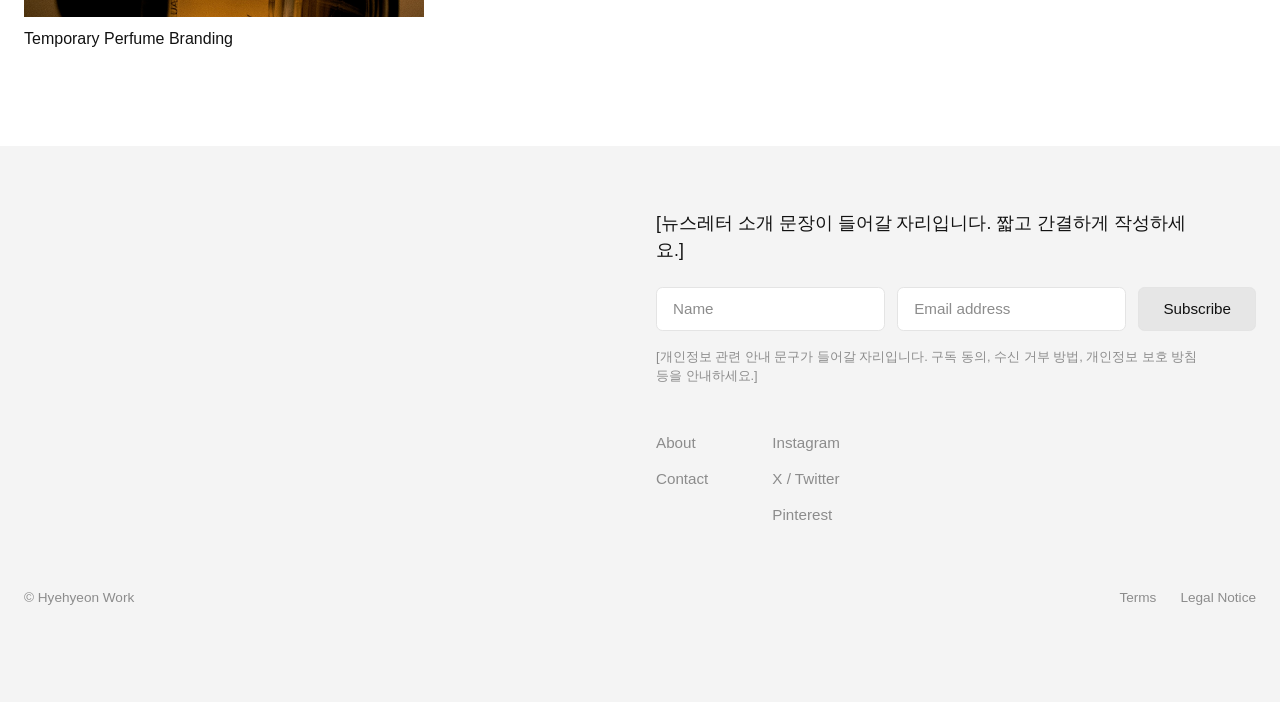
<file: projects/project-3.html>
<!DOCTYPE html>
<html lang="ko">
<head>
  <meta charset="UTF-8" />
  <meta name="viewport" content="width=device-width, initial-scale=1, shrink-to-fit=no" />
  <title>[프로젝트 3 제목] — Hyehyeon</title>
  <meta name="description" content="[프로젝트 3 한 줄 소개가 들어갈 자리입니다.]" />
  <link rel="icon" href="data:image/svg+xml,%3Csvg xmlns='http://www.w3.org/2000/svg' viewBox='0 0 100 100'%3E%3Ccircle cx='50' cy='50' r='50' fill='%230033ff'/%3E%3C/svg%3E" />
  <link rel="stylesheet" href="../css/home.css" />
  <link rel="stylesheet" href="../css/detail.css" />
</head>
<body>

  <div class="mm-pd">

    <div class="mm-pd-top">
      <p class="mm-pd-breadcrumb">
        <a href="../index.html">Hyehyeon</a>
        <span>/</span>
        <span>[카테고리]</span>
        <span>/</span>
        <span class="is-current">[프로젝트 3 제목]</span>
      </p>
      <p class="mm-pd-date">[연도]</p>
    </div>

    <div class="mm-pd-columns">

      <div class="mm-pd-media">
        <div class="mm-pd-figure ratio-3-2"><span>메인 이미지 자리</span></div>
        <div class="mm-pd-figure ratio-4-5"><span>이미지 자리</span></div>
        <div class="mm-pd-figure ratio-1-1"><span>이미지 자리</span></div>
        <div class="mm-pd-figure ratio-16-9"><span>이미지 자리</span></div>
      </div>

      <div class="mm-pd-info">
        <h1 class="mm-pd-title">[프로젝트 3 제목]</h1>
        <p class="mm-pd-intro">[프로젝트 3 한 줄 소개가 들어갈 자리입니다.]</p>

        <div class="mm-pd-body">
          <p>[프로젝트 설명 첫 번째 문단이 들어갈 자리입니다. 배경과 문제 정의를 자유롭게 작성하세요.]</p>
          <p>[프로젝트 설명 두 번째 문단이 들어갈 자리입니다. 접근 방식과 진행 과정을 작성하세요.]</p>
          <p>[프로젝트 설명 세 번째 문단이 들어갈 자리입니다. 결과와 배운 점을 작성하세요.]</p>
        </div>

        <hr class="mm-pd-divider" />

        <dl class="mm-pd-meta">
          <div>
            <dt>Category</dt>
            <dd>[카테고리]</dd>
          </div>
          <div>
            <dt>Year</dt>
            <dd>[연도]</dd>
          </div>
          <div>
            <dt>Role</dt>
            <dd>[역할 입력 예정]</dd>
          </div>
          <div>
            <dt>Link</dt>
            <dd><a href="#">[프로젝트 링크]</a></dd>
          </div>
        </dl>
      </div>

    </div>
  </div>

  <nav class="mm-pager">
    <a class="mm-pager-link mm-pager-prev" href="project-2.html">
      <span class="mm-pager-label">Previous Project</span>
      <span class="mm-pager-title">Temporary Perfume Branding</span>
    </a>
    <a class="mm-pager-link mm-pager-next" href="project-4.html">
      <span class="mm-pager-label">Next Project</span>
      <span class="mm-pager-title">[프로젝트 4 제목]</span>
    </a>
  </nav>

  <section class="mm-related">
    <h2 class="mm-related-title">More like this</h2>
    <div class="mm-grid">

      <a class="mm-card" href="project-4.html">
        <div class="mm-card-media"><span>이미지 자리</span></div>
        <div class="mm-card-caption">
          <span class="mm-card-title">[프로젝트 4 제목]</span>
        </div>
      </a>

      <a class="mm-card" href="project-5.html">
        <div class="mm-card-media"><span>이미지 자리</span></div>
        <div class="mm-card-caption">
          <span class="mm-card-title">[프로젝트 5 제목]</span>
        </div>
      </a>

      <a class="mm-card" href="project-1.html">
        <div class="mm-card-media"><span>이미지 자리</span></div>
        <div class="mm-card-caption">
          <span class="mm-card-title">[프로젝트 1 제목]</span>
        </div>
      </a>

      <a class="mm-card" href="project-2.html">
        <div class="mm-card-media"><img src="../images/projects/project-2/thumbnail.jpg" width="1600" height="900" alt="Temporary 향수 보틀과 로고 타이포그래피" loading="lazy" /></div>
        <div class="mm-card-caption">
          <span class="mm-card-title">Temporary Perfume Branding</span>
        </div>
      </a>

    </div>
  </section>

  <footer class="mm-footer">
    <div class="mm-footer-top">
      <div class="mm-footer-spacer"></div>
      <div class="mm-footer-main">
        <div class="mm-footer-newsletter">
          <p class="mm-footer-lead">[뉴스레터 소개 문장이 들어갈 자리입니다. 짧고 간결하게 작성하세요.]</p>
          <form class="mm-footer-form" onsubmit="return false;">
            <input class="mm-footer-input" type="text" name="name" placeholder="Name" />
            <input class="mm-footer-input" type="email" name="email" placeholder="Email address" />
            <button class="mm-footer-submit" type="submit">Subscribe</button>
          </form>
          <p class="mm-footer-note">[개인정보 관련 안내 문구가 들어갈 자리입니다. 구독 동의, 수신 거부 방법, 개인정보 보호 방침 등을 안내하세요.]</p>
        </div>

        <nav class="mm-footer-nav" aria-label="Footer navigation">
          <div class="mm-footer-col">
            <a href="#">About</a>
            <a href="../contact.html">Contact</a>
          </div>
          <div class="mm-footer-col">
            <a href="#">Instagram</a>
            <a href="#">X / Twitter</a>
            <a href="#">Pinterest</a>
          </div>
        </nav>
      </div>
    </div>

    <div class="mm-footer-bottom">
      <span class="mm-footer-copy">© Hyehyeon Work</span>
      <span class="mm-footer-legal">
        <a href="#">Terms</a>
        <a href="#">Legal Notice</a>
      </span>
    </div>
  </footer>

  <nav class="mm-nav-capsule" id="mmNav">
    <button class="mm-nav-search" type="button" aria-label="검색">
      <svg viewBox="0 0 24 24" fill="none" stroke="currentColor" stroke-width="1.6"><circle cx="10.5" cy="10.5" r="6.5"/><line x1="15.5" y1="15.5" x2="21" y2="21"/></svg>
    </button>
    <span class="mm-nav-placeholder">Search</span>
    <button class="mm-nav-menu" type="button" id="mmMenuToggle" aria-label="메뉴" aria-expanded="false">
      <svg viewBox="0 0 24 24" fill="none" stroke="currentColor" stroke-width="1.6"><line x1="4" y1="9" x2="20" y2="9"/><line x1="4" y1="15" x2="20" y2="15"/></svg>
    </button>
  </nav>

  <div class="mm-nav-menu-panel" id="mmMenuPanel" hidden>
    <a href="../index.html#about">About</a>
    <a href="../index.html#projects">Work</a>
    <a href="../index.html#archive">Archive</a>
    <a href="../contact.html">Contact</a>
  </div>

  <script src="../js/home.js"></script>
</body>
</html>
</file>
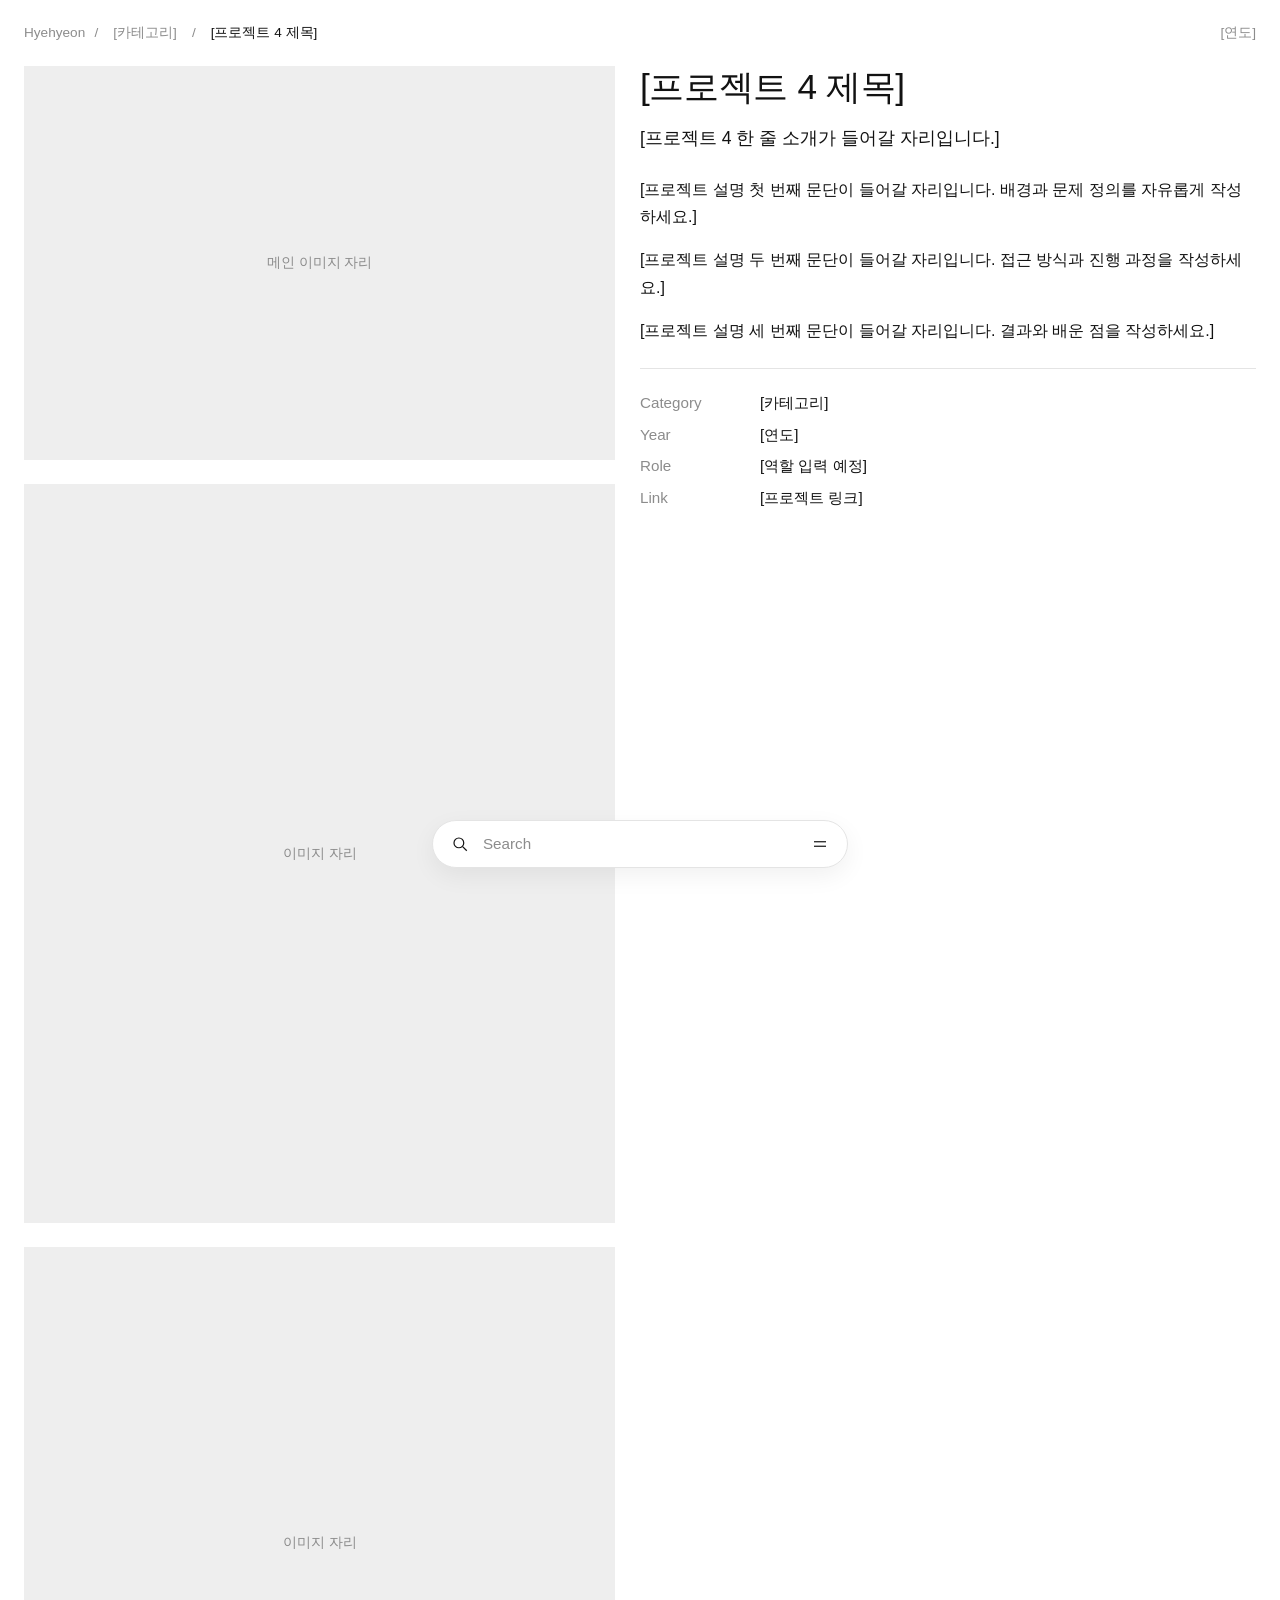
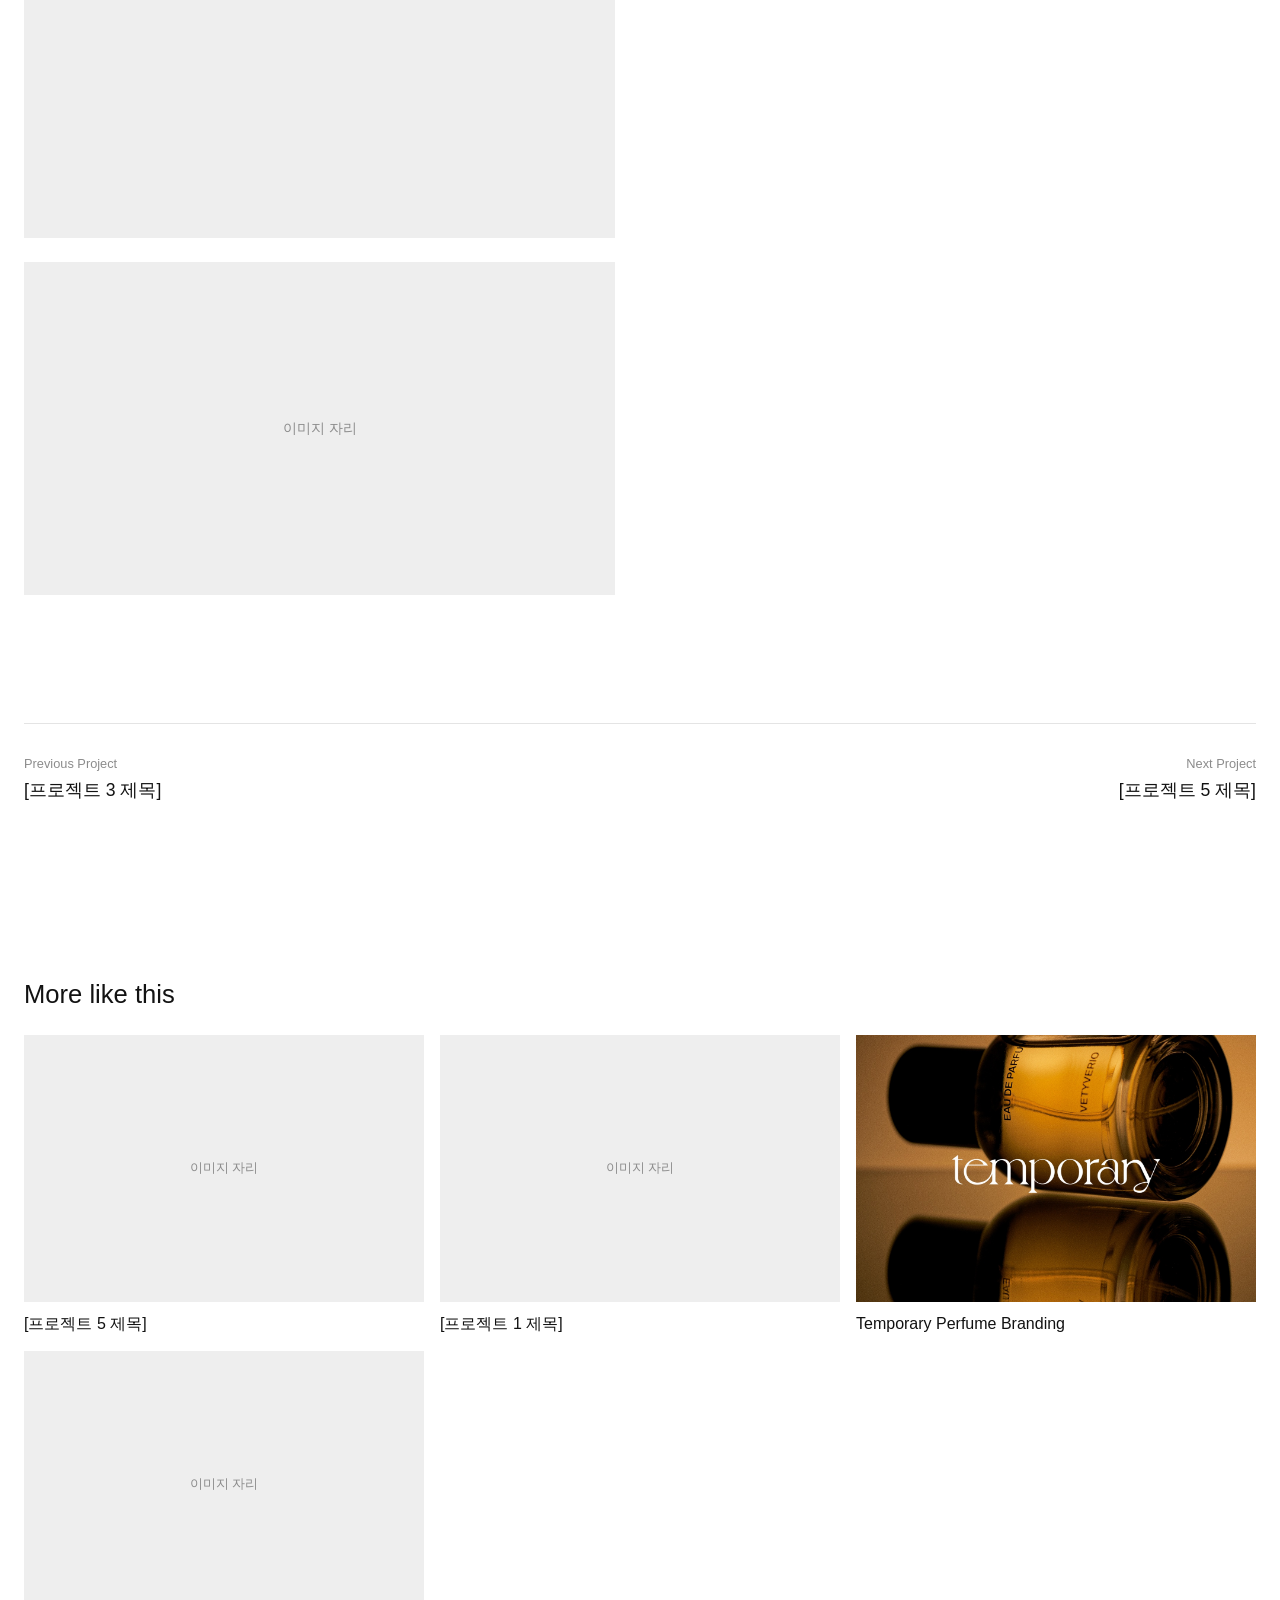
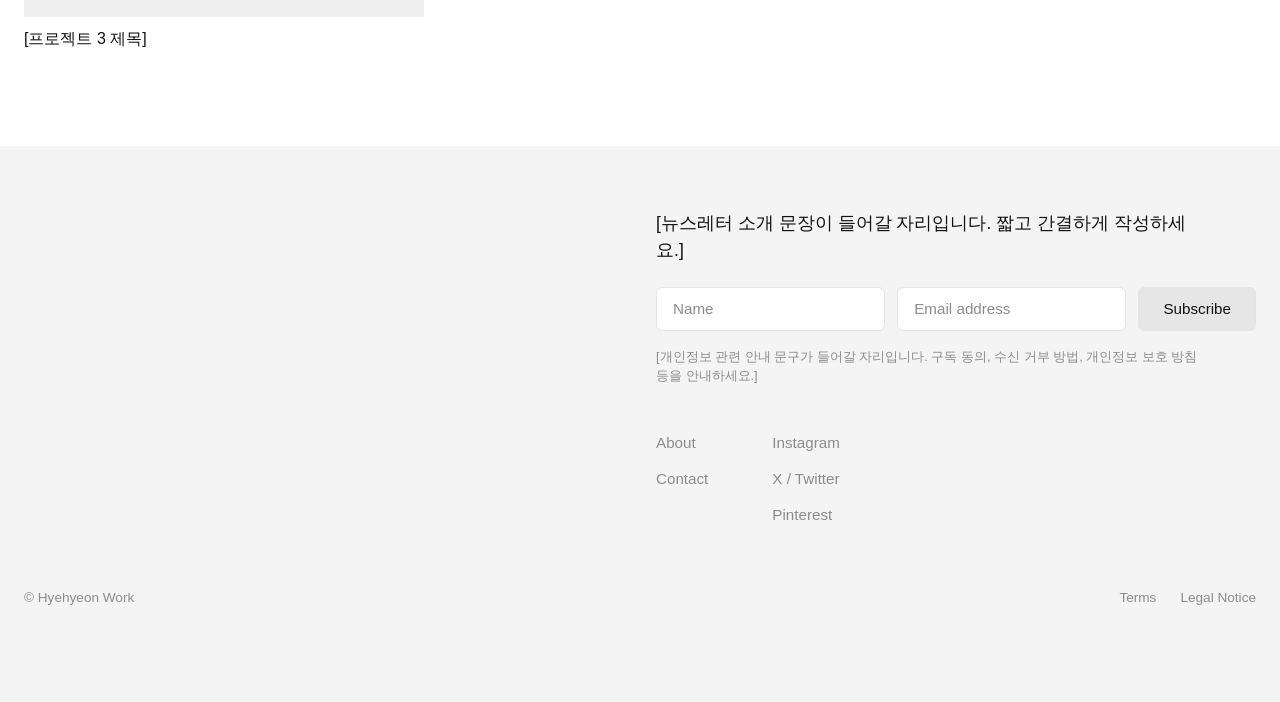
<file: projects/project-4.html>
<!DOCTYPE html>
<html lang="ko">
<head>
  <meta charset="UTF-8" />
  <meta name="viewport" content="width=device-width, initial-scale=1, shrink-to-fit=no" />
  <title>[프로젝트 4 제목] — Hyehyeon</title>
  <meta name="description" content="[프로젝트 4 한 줄 소개가 들어갈 자리입니다.]" />
  <link rel="icon" href="data:image/svg+xml,%3Csvg xmlns='http://www.w3.org/2000/svg' viewBox='0 0 100 100'%3E%3Ccircle cx='50' cy='50' r='50' fill='%230033ff'/%3E%3C/svg%3E" />
  <link rel="stylesheet" href="../css/home.css" />
  <link rel="stylesheet" href="../css/detail.css" />
</head>
<body>

  <div class="mm-pd">

    <div class="mm-pd-top">
      <p class="mm-pd-breadcrumb">
        <a href="../index.html">Hyehyeon</a>
        <span>/</span>
        <span>[카테고리]</span>
        <span>/</span>
        <span class="is-current">[프로젝트 4 제목]</span>
      </p>
      <p class="mm-pd-date">[연도]</p>
    </div>

    <div class="mm-pd-columns">

      <div class="mm-pd-media">
        <div class="mm-pd-figure ratio-3-2"><span>메인 이미지 자리</span></div>
        <div class="mm-pd-figure ratio-4-5"><span>이미지 자리</span></div>
        <div class="mm-pd-figure ratio-1-1"><span>이미지 자리</span></div>
        <div class="mm-pd-figure ratio-16-9"><span>이미지 자리</span></div>
      </div>

      <div class="mm-pd-info">
        <h1 class="mm-pd-title">[프로젝트 4 제목]</h1>
        <p class="mm-pd-intro">[프로젝트 4 한 줄 소개가 들어갈 자리입니다.]</p>

        <div class="mm-pd-body">
          <p>[프로젝트 설명 첫 번째 문단이 들어갈 자리입니다. 배경과 문제 정의를 자유롭게 작성하세요.]</p>
          <p>[프로젝트 설명 두 번째 문단이 들어갈 자리입니다. 접근 방식과 진행 과정을 작성하세요.]</p>
          <p>[프로젝트 설명 세 번째 문단이 들어갈 자리입니다. 결과와 배운 점을 작성하세요.]</p>
        </div>

        <hr class="mm-pd-divider" />

        <dl class="mm-pd-meta">
          <div>
            <dt>Category</dt>
            <dd>[카테고리]</dd>
          </div>
          <div>
            <dt>Year</dt>
            <dd>[연도]</dd>
          </div>
          <div>
            <dt>Role</dt>
            <dd>[역할 입력 예정]</dd>
          </div>
          <div>
            <dt>Link</dt>
            <dd><a href="#">[프로젝트 링크]</a></dd>
          </div>
        </dl>
      </div>

    </div>
  </div>

  <nav class="mm-pager">
    <a class="mm-pager-link mm-pager-prev" href="project-3.html">
      <span class="mm-pager-label">Previous Project</span>
      <span class="mm-pager-title">[프로젝트 3 제목]</span>
    </a>
    <a class="mm-pager-link mm-pager-next" href="project-5.html">
      <span class="mm-pager-label">Next Project</span>
      <span class="mm-pager-title">[프로젝트 5 제목]</span>
    </a>
  </nav>

  <section class="mm-related">
    <h2 class="mm-related-title">More like this</h2>
    <div class="mm-grid">

      <a class="mm-card" href="project-5.html">
        <div class="mm-card-media"><span>이미지 자리</span></div>
        <div class="mm-card-caption">
          <span class="mm-card-title">[프로젝트 5 제목]</span>
        </div>
      </a>

      <a class="mm-card" href="project-1.html">
        <div class="mm-card-media"><span>이미지 자리</span></div>
        <div class="mm-card-caption">
          <span class="mm-card-title">[프로젝트 1 제목]</span>
        </div>
      </a>

      <a class="mm-card" href="project-2.html">
        <div class="mm-card-media"><img src="../images/projects/project-2/thumbnail.jpg" width="1600" height="900" alt="Temporary 향수 보틀과 로고 타이포그래피" loading="lazy" /></div>
        <div class="mm-card-caption">
          <span class="mm-card-title">Temporary Perfume Branding</span>
        </div>
      </a>

      <a class="mm-card" href="project-3.html">
        <div class="mm-card-media"><span>이미지 자리</span></div>
        <div class="mm-card-caption">
          <span class="mm-card-title">[프로젝트 3 제목]</span>
        </div>
      </a>

    </div>
  </section>

  <footer class="mm-footer">
    <div class="mm-footer-top">
      <div class="mm-footer-spacer"></div>
      <div class="mm-footer-main">
        <div class="mm-footer-newsletter">
          <p class="mm-footer-lead">[뉴스레터 소개 문장이 들어갈 자리입니다. 짧고 간결하게 작성하세요.]</p>
          <form class="mm-footer-form" onsubmit="return false;">
            <input class="mm-footer-input" type="text" name="name" placeholder="Name" />
            <input class="mm-footer-input" type="email" name="email" placeholder="Email address" />
            <button class="mm-footer-submit" type="submit">Subscribe</button>
          </form>
          <p class="mm-footer-note">[개인정보 관련 안내 문구가 들어갈 자리입니다. 구독 동의, 수신 거부 방법, 개인정보 보호 방침 등을 안내하세요.]</p>
        </div>

        <nav class="mm-footer-nav" aria-label="Footer navigation">
          <div class="mm-footer-col">
            <a href="#">About</a>
            <a href="../contact.html">Contact</a>
          </div>
          <div class="mm-footer-col">
            <a href="#">Instagram</a>
            <a href="#">X / Twitter</a>
            <a href="#">Pinterest</a>
          </div>
        </nav>
      </div>
    </div>

    <div class="mm-footer-bottom">
      <span class="mm-footer-copy">© Hyehyeon Work</span>
      <span class="mm-footer-legal">
        <a href="#">Terms</a>
        <a href="#">Legal Notice</a>
      </span>
    </div>
  </footer>

  <nav class="mm-nav-capsule" id="mmNav">
    <button class="mm-nav-search" type="button" aria-label="검색">
      <svg viewBox="0 0 24 24" fill="none" stroke="currentColor" stroke-width="1.6"><circle cx="10.5" cy="10.5" r="6.5"/><line x1="15.5" y1="15.5" x2="21" y2="21"/></svg>
    </button>
    <span class="mm-nav-placeholder">Search</span>
    <button class="mm-nav-menu" type="button" id="mmMenuToggle" aria-label="메뉴" aria-expanded="false">
      <svg viewBox="0 0 24 24" fill="none" stroke="currentColor" stroke-width="1.6"><line x1="4" y1="9" x2="20" y2="9"/><line x1="4" y1="15" x2="20" y2="15"/></svg>
    </button>
  </nav>

  <div class="mm-nav-menu-panel" id="mmMenuPanel" hidden>
    <a href="../index.html#about">About</a>
    <a href="../index.html#projects">Work</a>
    <a href="../index.html#archive">Archive</a>
    <a href="../contact.html">Contact</a>
  </div>

  <script src="../js/home.js"></script>
</body>
</html>
</file>
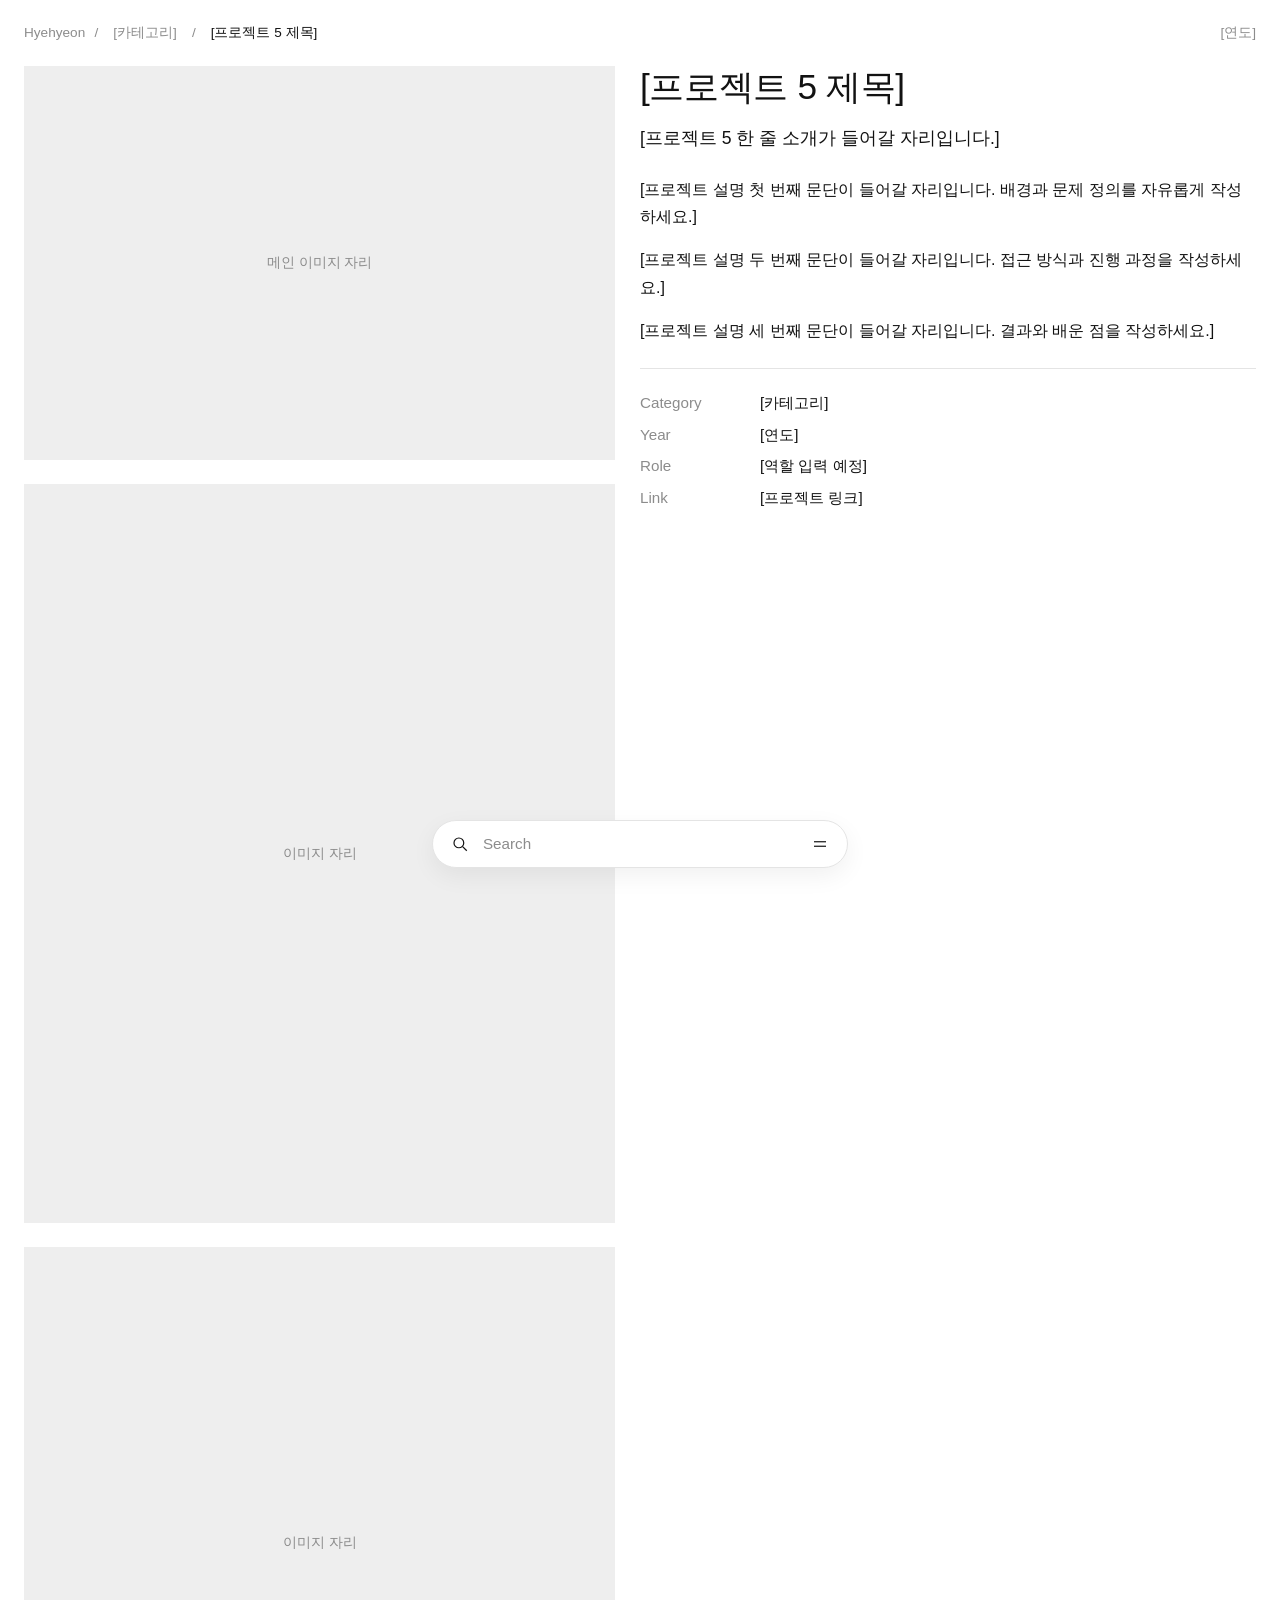
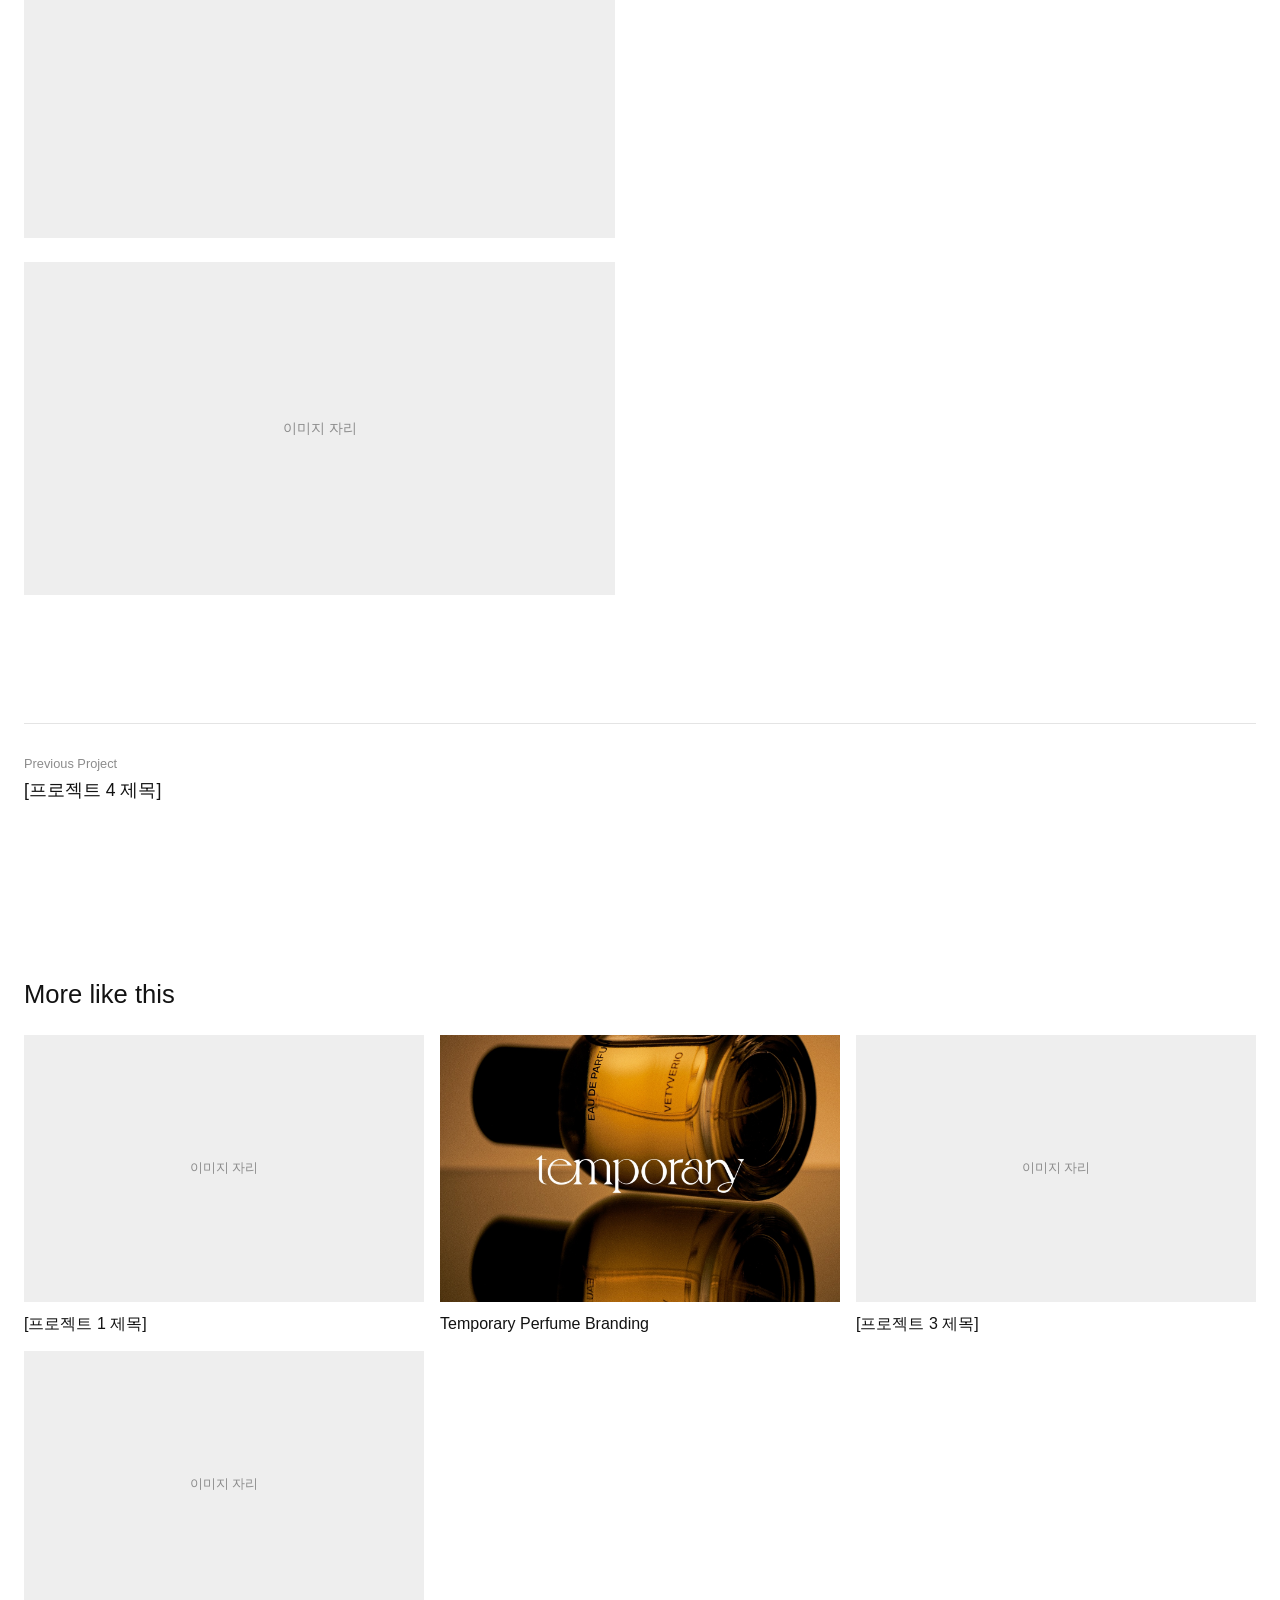
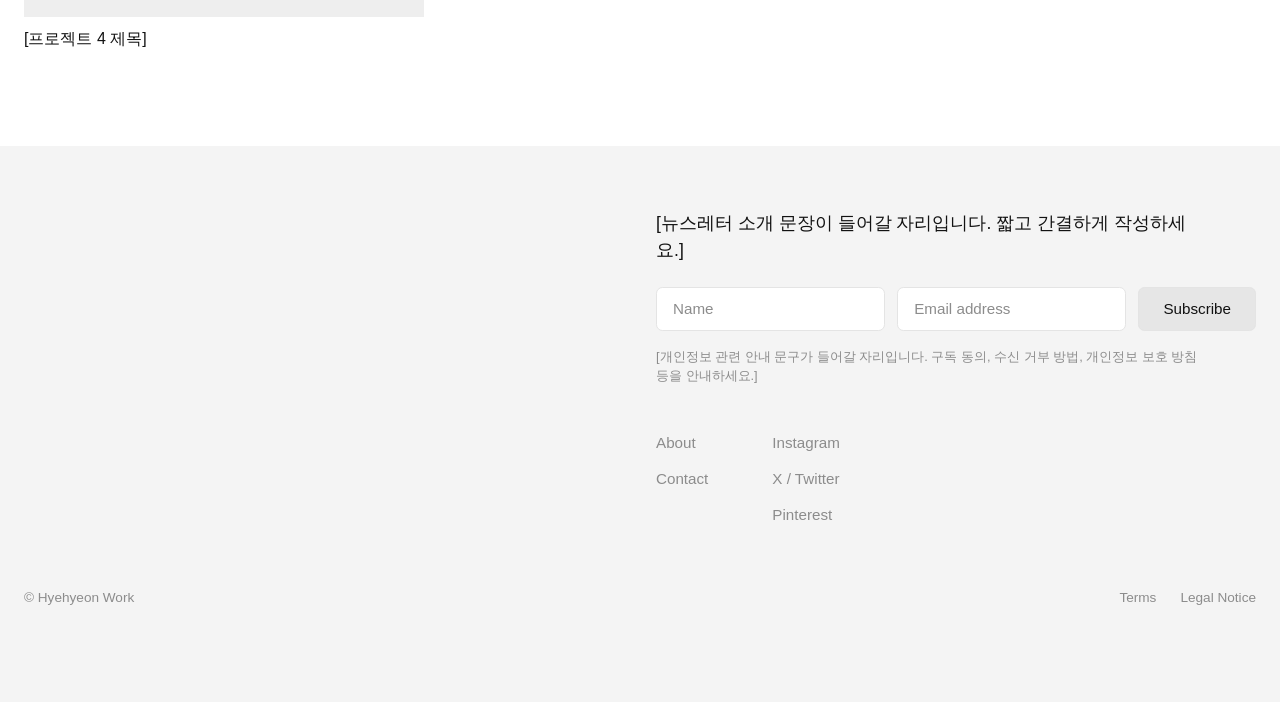
<file: projects/project-5.html>
<!DOCTYPE html>
<html lang="ko">
<head>
  <meta charset="UTF-8" />
  <meta name="viewport" content="width=device-width, initial-scale=1, shrink-to-fit=no" />
  <title>[프로젝트 5 제목] — Hyehyeon</title>
  <meta name="description" content="[프로젝트 5 한 줄 소개가 들어갈 자리입니다.]" />
  <link rel="icon" href="data:image/svg+xml,%3Csvg xmlns='http://www.w3.org/2000/svg' viewBox='0 0 100 100'%3E%3Ccircle cx='50' cy='50' r='50' fill='%230033ff'/%3E%3C/svg%3E" />
  <link rel="stylesheet" href="../css/home.css" />
  <link rel="stylesheet" href="../css/detail.css" />
</head>
<body>

  <div class="mm-pd">

    <div class="mm-pd-top">
      <p class="mm-pd-breadcrumb">
        <a href="../index.html">Hyehyeon</a>
        <span>/</span>
        <span>[카테고리]</span>
        <span>/</span>
        <span class="is-current">[프로젝트 5 제목]</span>
      </p>
      <p class="mm-pd-date">[연도]</p>
    </div>

    <div class="mm-pd-columns">

      <div class="mm-pd-media">
        <div class="mm-pd-figure ratio-3-2"><span>메인 이미지 자리</span></div>
        <div class="mm-pd-figure ratio-4-5"><span>이미지 자리</span></div>
        <div class="mm-pd-figure ratio-1-1"><span>이미지 자리</span></div>
        <div class="mm-pd-figure ratio-16-9"><span>이미지 자리</span></div>
      </div>

      <div class="mm-pd-info">
        <h1 class="mm-pd-title">[프로젝트 5 제목]</h1>
        <p class="mm-pd-intro">[프로젝트 5 한 줄 소개가 들어갈 자리입니다.]</p>

        <div class="mm-pd-body">
          <p>[프로젝트 설명 첫 번째 문단이 들어갈 자리입니다. 배경과 문제 정의를 자유롭게 작성하세요.]</p>
          <p>[프로젝트 설명 두 번째 문단이 들어갈 자리입니다. 접근 방식과 진행 과정을 작성하세요.]</p>
          <p>[프로젝트 설명 세 번째 문단이 들어갈 자리입니다. 결과와 배운 점을 작성하세요.]</p>
        </div>

        <hr class="mm-pd-divider" />

        <dl class="mm-pd-meta">
          <div>
            <dt>Category</dt>
            <dd>[카테고리]</dd>
          </div>
          <div>
            <dt>Year</dt>
            <dd>[연도]</dd>
          </div>
          <div>
            <dt>Role</dt>
            <dd>[역할 입력 예정]</dd>
          </div>
          <div>
            <dt>Link</dt>
            <dd><a href="#">[프로젝트 링크]</a></dd>
          </div>
        </dl>
      </div>

    </div>
  </div>

  <nav class="mm-pager">
    <a class="mm-pager-link mm-pager-prev" href="project-4.html">
      <span class="mm-pager-label">Previous Project</span>
      <span class="mm-pager-title">[프로젝트 4 제목]</span>
    </a>
    <span></span>
  </nav>

  <section class="mm-related">
    <h2 class="mm-related-title">More like this</h2>
    <div class="mm-grid">

      <a class="mm-card" href="project-1.html">
        <div class="mm-card-media"><span>이미지 자리</span></div>
        <div class="mm-card-caption">
          <span class="mm-card-title">[프로젝트 1 제목]</span>
        </div>
      </a>

      <a class="mm-card" href="project-2.html">
        <div class="mm-card-media"><img src="../images/projects/project-2/thumbnail.jpg" width="1600" height="900" alt="Temporary 향수 보틀과 로고 타이포그래피" loading="lazy" /></div>
        <div class="mm-card-caption">
          <span class="mm-card-title">Temporary Perfume Branding</span>
        </div>
      </a>

      <a class="mm-card" href="project-3.html">
        <div class="mm-card-media"><span>이미지 자리</span></div>
        <div class="mm-card-caption">
          <span class="mm-card-title">[프로젝트 3 제목]</span>
        </div>
      </a>

      <a class="mm-card" href="project-4.html">
        <div class="mm-card-media"><span>이미지 자리</span></div>
        <div class="mm-card-caption">
          <span class="mm-card-title">[프로젝트 4 제목]</span>
        </div>
      </a>

    </div>
  </section>

  <footer class="mm-footer">
    <div class="mm-footer-top">
      <div class="mm-footer-spacer"></div>
      <div class="mm-footer-main">
        <div class="mm-footer-newsletter">
          <p class="mm-footer-lead">[뉴스레터 소개 문장이 들어갈 자리입니다. 짧고 간결하게 작성하세요.]</p>
          <form class="mm-footer-form" onsubmit="return false;">
            <input class="mm-footer-input" type="text" name="name" placeholder="Name" />
            <input class="mm-footer-input" type="email" name="email" placeholder="Email address" />
            <button class="mm-footer-submit" type="submit">Subscribe</button>
          </form>
          <p class="mm-footer-note">[개인정보 관련 안내 문구가 들어갈 자리입니다. 구독 동의, 수신 거부 방법, 개인정보 보호 방침 등을 안내하세요.]</p>
        </div>

        <nav class="mm-footer-nav" aria-label="Footer navigation">
          <div class="mm-footer-col">
            <a href="#">About</a>
            <a href="../contact.html">Contact</a>
          </div>
          <div class="mm-footer-col">
            <a href="#">Instagram</a>
            <a href="#">X / Twitter</a>
            <a href="#">Pinterest</a>
          </div>
        </nav>
      </div>
    </div>

    <div class="mm-footer-bottom">
      <span class="mm-footer-copy">© Hyehyeon Work</span>
      <span class="mm-footer-legal">
        <a href="#">Terms</a>
        <a href="#">Legal Notice</a>
      </span>
    </div>
  </footer>

  <nav class="mm-nav-capsule" id="mmNav">
    <button class="mm-nav-search" type="button" aria-label="검색">
      <svg viewBox="0 0 24 24" fill="none" stroke="currentColor" stroke-width="1.6"><circle cx="10.5" cy="10.5" r="6.5"/><line x1="15.5" y1="15.5" x2="21" y2="21"/></svg>
    </button>
    <span class="mm-nav-placeholder">Search</span>
    <button class="mm-nav-menu" type="button" id="mmMenuToggle" aria-label="메뉴" aria-expanded="false">
      <svg viewBox="0 0 24 24" fill="none" stroke="currentColor" stroke-width="1.6"><line x1="4" y1="9" x2="20" y2="9"/><line x1="4" y1="15" x2="20" y2="15"/></svg>
    </button>
  </nav>

  <div class="mm-nav-menu-panel" id="mmMenuPanel" hidden>
    <a href="../index.html#about">About</a>
    <a href="../index.html#projects">Work</a>
    <a href="../index.html#archive">Archive</a>
    <a href="../contact.html">Contact</a>
  </div>

  <script src="../js/home.js"></script>
</body>
</html>
</file>
<file: css/home.css>
/* ==========================================================================
   Home — minimalissimo.com reference: header, fixed search/menu capsule,
   indented intro paragraph, edge-to-edge 3-col project grid.
   ========================================================================== */

:root {
  --mm-bg: #ffffff;
  --mm-fg: #121212;
  --mm-muted: #8c8c8c;
  --mm-border: #e4e4e4;
  --mm-card-bg: #eeeeee;
  --mm-gap: 1rem;
  --mm-margin: 1.5rem;
  --mm-rail: 26rem;
  --mm-font: 'Helvetica Neue', Helvetica, Arial, sans-serif;
}

* { margin: 0; padding: 0; box-sizing: border-box; -webkit-font-smoothing: antialiased; }
html { font-size: 16px; }
body {
  font-family: var(--mm-font);
  background: var(--mm-bg);
  color: var(--mm-fg);
  line-height: 1.3;
  overflow-x: hidden;
}
a { color: inherit; text-decoration: none; }
button { font: inherit; background: none; border: none; cursor: pointer; color: inherit; }
img { max-width: 100%; display: block; }

/* ---- Hero row: left brand rail + visual slider side by side ---- */
.mm-hero-row {
  display: flex;
  align-items: flex-start;
  gap: 1.5rem;
  padding-top: 1.25rem;
}

/* ---- Header (left brand rail) ---- */
.mm-header {
  flex: 0 0 var(--mm-rail);
  padding: 0 0 0 var(--mm-margin);
}
.mm-logo {
  font-size: 1.05rem;
  font-weight: 400;
  letter-spacing: -0.01em;
}

/* ---- Visual slider (placeholder-only, not linked to project data) ---- */
.mm-visual-slider {
  flex: 1 1 auto;
  min-width: 0;
  margin-bottom: 3rem;
}
.mm-visual-track {
  display: flex;
  gap: 1rem;
  padding: 0 var(--mm-margin) 0 0;
  overflow-x: auto;
  -webkit-overflow-scrolling: touch;
  scrollbar-width: none;
  cursor: grab;
}
.mm-visual-track::-webkit-scrollbar { display: none; }
.mm-visual-track.is-dragging {
  cursor: grabbing;
  scroll-snap-type: none;
  user-select: none;
}
.mm-visual-item {
  flex: 0 0 40%;
  aspect-ratio: 2 / 3;
  background: var(--mm-card-bg);
  display: flex;
  align-items: center;
  justify-content: center;
}
.mm-visual-item span {
  font-size: .85rem;
  color: var(--mm-muted);
}

/* ---- Hero ---- */
.mm-hero {
  padding: 0 var(--mm-margin) 3rem var(--mm-rail);
  max-width: calc(46rem + var(--mm-rail));
}
.mm-hero p {
  font-size: 1.6rem;
  line-height: 1.4;
  font-weight: 400;
  color: var(--mm-fg);
}

/* ---- Project grid ---- */
.mm-grid {
  display: grid;
  grid-template-columns: repeat(3, 1fr);
  gap: var(--mm-gap);
  margin: 0 var(--mm-margin) 6rem;
}
/* Home project grid only (targets index.html's #projectList so the
   "More like this" .mm-grid on project detail pages stays full-bleed).
   Equal fixed left/right gutter — no max-width cap, so cards stay as
   large as the viewport allows instead of shrinking the whole grid. */
#projectList {
  margin: 0 6rem 6rem;
}
.mm-card { display: block; }
.mm-card-media {
  aspect-ratio: 3 / 2;
  background: var(--mm-card-bg);
  display: flex;
  align-items: center;
  justify-content: center;
  overflow: hidden;
  transition: opacity .2s ease;
}
.mm-card-media span {
  font-size: .8rem;
  color: var(--mm-muted);
}
/* Real thumbnails: fill the 3:2 frame regardless of source ratio */
.mm-card-media img {
  width: 100%;
  height: 100%;
  object-fit: cover;
}
.mm-card:hover .mm-card-media { opacity: .85; }
.mm-card-caption {
  padding-top: .75rem;
  display: flex;
  flex-direction: column;
  gap: .2rem;
}
.mm-card-title {
  font-size: 1rem;
  font-weight: 400;
  color: var(--mm-fg);
}
.mm-card-meta {
  font-size: .85rem;
  color: var(--mm-muted);
}

/* ---- Footer ---- */
.mm-footer {
  background: #f4f4f4;
  margin-top: 2rem;
  padding: 4rem var(--mm-margin) 6rem;
}
.mm-footer-top {
  display: grid;
  grid-template-columns: 1fr 1fr;
  gap: 2rem;
}
.mm-footer-spacer { min-width: 0; }
.mm-footer-main { max-width: 42rem; }

.mm-footer-lead {
  font-size: 1.1rem;
  line-height: 1.5;
  color: var(--mm-fg);
  margin-bottom: 1.5rem;
  max-width: 34rem;
}
.mm-footer-form {
  display: flex;
  gap: .75rem;
  margin-bottom: 1rem;
}
.mm-footer-input {
  flex: 1 1 auto;
  height: 2.75rem;
  padding: 0 1rem;
  background: #ffffff;
  border: 1px solid var(--mm-border);
  border-radius: .4rem;
  font-family: var(--mm-font);
  font-size: .95rem;
  color: var(--mm-fg);
}
.mm-footer-input::placeholder { color: var(--mm-muted); }
.mm-footer-submit {
  flex: 0 0 auto;
  height: 2.75rem;
  padding: 0 1.5rem;
  background: #e6e6e6;
  border: 1px solid var(--mm-border);
  border-radius: .4rem;
  font-size: .95rem;
  font-weight: 400;
  white-space: nowrap;
}
.mm-footer-submit:hover { background: #dcdcdc; }
.mm-footer-note {
  font-size: .8rem;
  line-height: 1.5;
  color: var(--mm-muted);
  max-width: 34rem;
  margin-bottom: 3rem;
}

.mm-footer-nav {
  display: flex;
  gap: 4rem;
}
.mm-footer-col {
  display: flex;
  flex-direction: column;
  gap: 1rem;
}
.mm-footer-col a {
  position: relative;
  font-size: .95rem;
  color: var(--mm-muted);
}
.mm-footer-col a:hover { color: var(--mm-fg); }
.mm-footer-col a::after {
  content: "";
  position: absolute;
  inset: -8px 0;
}

.mm-footer-bottom {
  display: flex;
  align-items: center;
  justify-content: space-between;
  margin-top: 4rem;
  font-size: .85rem;
  color: var(--mm-muted);
}
.mm-footer-legal { display: flex; gap: 1.5rem; }
.mm-footer-legal a:hover { color: var(--mm-fg); }

/* ---- Fixed search / menu capsule ---- */
.mm-nav-capsule {
  position: fixed;
  bottom: 2rem;
  left: 50%;
  transform: translateX(-50%);
  z-index: 50;
  display: flex;
  align-items: center;
  gap: .9rem;
  min-width: 26rem;
  height: 3rem;
  padding: 0 1.1rem;
  background: var(--mm-bg);
  border: 1px solid var(--mm-border);
  border-radius: 999px;
  box-shadow: 0 8px 24px rgba(0, 0, 0, .06);
}
.mm-nav-capsule svg { width: 18px; height: 18px; flex: 0 0 auto; }
.mm-nav-search { display: flex; align-items: center; }
.mm-nav-placeholder {
  flex: 1 1 auto;
  font-size: .95rem;
  color: var(--mm-muted);
  text-align: left;
}
.mm-nav-menu { display: flex; align-items: center; }

.mm-nav-menu-panel {
  position: fixed;
  bottom: 5.5rem;
  left: 50%;
  transform: translateX(-50%);
  z-index: 50;
  min-width: 12rem;
  background: var(--mm-bg);
  border: 1px solid var(--mm-border);
  border-radius: 1rem;
  padding: .5rem;
  box-shadow: 0 8px 24px rgba(0, 0, 0, .08);
}
.mm-nav-menu-panel[hidden] { display: none; }
.mm-nav-menu-panel a {
  display: block;
  padding: .6rem .8rem;
  font-size: .95rem;
  border-radius: .5rem;
}
.mm-nav-menu-panel a:hover { background: var(--mm-card-bg); }

/* ==========================================================================
   Responsive — tablet (<=1024px), mobile (<=768px), small mobile (<=480px).
   Same components/desktop structure throughout; --mm-margin and --mm-rail
   are redeclared per breakpoint so every rule that reads them (here, in
   detail.css, and in contact.css) adapts from one place.
   ========================================================================== */

/* ---- Tablet ---- */
@media (max-width: 1024px) {
  :root {
    --mm-rail: 10rem;
  }

  .mm-visual-item { flex-basis: 55%; }

  .mm-grid { grid-template-columns: repeat(2, 1fr); }
  #projectList { grid-template-columns: repeat(2, 1fr); margin: 0 var(--mm-margin) 4rem; }

  .mm-nav-search,
  .mm-nav-menu {
    min-width: 44px;
    min-height: 44px;
    justify-content: center;
  }
}

/* ---- Mobile ---- */
@media (max-width: 768px) {
  :root {
    --mm-margin: 1.25rem;
  }

  .mm-hero-row {
    flex-direction: column;
    gap: 0;
    padding-top: 1rem;
  }
  .mm-header {
    flex: 0 0 auto;
    width: 100%;
    padding: 0 var(--mm-margin);
    margin-bottom: .75rem;
  }
  .mm-visual-slider { width: 100%; margin-bottom: 2rem; }
  .mm-visual-track {
    padding-left: var(--mm-margin);
    scroll-padding-left: var(--mm-margin);
    scroll-snap-type: x mandatory;
  }
  .mm-visual-item {
    flex-basis: 77%;
    scroll-snap-align: start;
  }

  .mm-hero {
    padding: 0 var(--mm-margin) 2rem;
    padding-left: var(--mm-margin);
    max-width: none;
  }
  .mm-hero p {
    font-size: 1.15rem;
    line-height: 1.45;
  }

  .mm-grid {
    grid-template-columns: 1fr;
    gap: 1.5rem;
    margin-bottom: 3rem;
  }
  #projectList { grid-template-columns: 1fr; margin-bottom: 3rem; }

  .mm-footer { padding: 3rem var(--mm-margin) 7rem; }
  .mm-footer-top { grid-template-columns: 1fr; gap: 2.5rem; }
  .mm-footer-spacer { display: none; }
  .mm-footer-form { flex-direction: column; }
  .mm-footer-input,
  .mm-footer-submit { width: 100%; }
  .mm-footer-nav { flex-direction: column; gap: 2rem; }
  .mm-footer-bottom {
    flex-wrap: wrap;
    gap: .75rem;
    margin-top: 3rem;
  }

  .mm-nav-capsule {
    min-width: 0;
    width: calc(100% - 2rem);
    max-width: 26rem;
    bottom: 1.25rem;
  }
  .mm-nav-menu-panel { bottom: 4.75rem; }
}

/* ---- Small mobile ---- */
@media (max-width: 480px) {
  :root {
    --mm-margin: 1rem;
  }

  .mm-visual-item { flex-basis: 77%; }
  .mm-hero p { font-size: 1.05rem; }

  .mm-nav-capsule {
    gap: .6rem;
    padding: 0 .9rem;
  }
}
</file>
<file: css/contact.css>
/* ==========================================================================
   Contact page — layout reference: minimalissimo.com/contact
   Breadcrumb header (same pattern as project detail pages) + 12-column
   grid content blocks. Loads on top of home.css, which supplies tokens,
   footer, and the fixed nav capsule.
   ========================================================================== */

.mm-contact-top {
  display: flex;
  align-items: baseline;
  justify-content: space-between;
  gap: 1.5rem;
  padding: 1.5rem var(--mm-margin);
}
.mm-contact-breadcrumb {
  font-size: .85rem;
  color: var(--mm-muted);
}
.mm-contact-breadcrumb a { position: relative; color: var(--mm-muted); }
.mm-contact-breadcrumb a:hover { color: var(--mm-fg); }
.mm-contact-breadcrumb a::after {
  content: "";
  position: absolute;
  inset: -10px -2px;
}
.mm-contact-breadcrumb span { margin: 0 .35rem; }
.mm-contact-breadcrumb .is-current { color: var(--mm-fg); }

.mm-contact-grid {
  display: grid;
  grid-template-columns: repeat(12, 1fr);
  gap: var(--mm-gap);
  margin: 0 var(--mm-margin);
}

.mm-contact-heading {
  grid-column: span 12;
  padding-top: 1rem;
  margin-bottom: 1.5rem;
  font-size: clamp(1.6rem, 3vw, 2.2rem);
  font-weight: 400;
  line-height: 1.15;
  letter-spacing: -0.01em;
  color: var(--mm-fg);
}

.mm-contact-copy {
  grid-column: span 12;
  margin-bottom: 4rem;
  max-width: 34rem;
  font-size: 1rem;
  line-height: 1.6;
  color: var(--mm-fg);
}

.mm-contact-info {
  grid-column: span 12;
  display: flex;
  flex-direction: column;
  gap: 2rem;
  padding-bottom: 6rem;
}

.mm-contact-label {
  display: block;
  margin-bottom: .5rem;
  font-size: .85rem;
  color: var(--mm-muted);
}

.mm-contact-block a {
  position: relative;
  font-size: 1rem;
  color: var(--mm-fg);
  transition: color .15s ease;
}
.mm-contact-block a:hover { color: var(--mm-muted); }
.mm-contact-block a::after {
  content: "";
  position: absolute;
  inset: -10px 0;
}

.mm-contact-social {
  list-style: none;
  display: flex;
  flex-direction: column;
  gap: .4rem;
}
.mm-contact-social a { position: relative; display: inline-block; }
.mm-contact-social a::after {
  content: "";
  position: absolute;
  inset: -3px 0;
}

@media (min-width: 64rem) {
  .mm-contact-heading { grid-column: span 8; }
  .mm-contact-copy,
  .mm-contact-info { grid-column: span 6; }
}

/* ---- Active menu state (Contact page is current) ---- */
.mm-footer-col a.is-active,
.mm-nav-menu-panel a.is-active {
  color: var(--mm-fg);
  font-weight: 500;
}

/* ==========================================================================
   Responsive — mobile (<=768px), small mobile (<=480px).
   The 12-col grid above is already mobile-first (span 12 by default,
   split into 8/6 only at >=1024px), so no column changes are needed here
   — just tightening the gutter/spacing to match the rest of the site.
   --mm-margin is redeclared in home.css per breakpoint.
   ========================================================================== */
@media (max-width: 768px) {
  .mm-contact-top { padding: 1.25rem var(--mm-margin); }
  .mm-contact-copy { margin-bottom: 2.5rem; }
  .mm-contact-info { padding-bottom: 4rem; }
}

@media (max-width: 480px) {
  .mm-contact-top { padding: 1rem var(--mm-margin); }
}
</file>
<file: css/detail.css>
/* ==========================================================================
   Project detail page — layout/spacing/ratio/typography reference:
   minimalissimo.com/articles/the-arlo-03-by-service-projects
   Content flow reinterpreted per project spec (linear sections, not the
   reference's two-column sticky layout). Loads on top of home.css, which
   supplies tokens, header, footer, and the fixed nav capsule.
   ========================================================================== */

/* ---- Hero: title / category / year / short intro ---- */
.mm-detail-hero {
  padding: 1.5rem 1.5rem 2.5rem;
  max-width: 48rem;
}
.mm-detail-meta {
  display: flex;
  align-items: center;
  gap: .5rem;
  font-size: .85rem;
  color: var(--mm-muted);
  margin-bottom: 1rem;
}
.mm-detail-title {
  font-size: 2.4rem;
  font-weight: 400;
  letter-spacing: -.01em;
  line-height: 1.15;
  color: var(--mm-fg);
  margin-bottom: 1rem;
}
.mm-detail-intro {
  font-size: 1.15rem;
  line-height: 1.6;
  color: var(--mm-fg);
}

/* ---- Main image ---- */
.mm-detail-media {
  margin: 0 1.5rem 3rem;
}

/* ---- Reusable image figure(s) — single, or repeated for the image section ---- */
.mm-detail-figure-block {
  margin: 0 1.5rem 1.5rem;
}
.mm-detail-figure-grid {
  display: grid;
  grid-template-columns: 1fr 1fr;
  gap: 1rem;
  margin: 0 1.5rem 1.5rem;
}
.mm-detail-figure {
  aspect-ratio: 3 / 2;
  background: var(--mm-card-bg);
  display: flex;
  align-items: center;
  justify-content: center;
}
.mm-detail-figure span {
  font-size: .85rem;
  color: var(--mm-muted);
}

/* ---- Project description body ---- */
.mm-detail-body {
  margin: 0 1.5rem 4rem;
  max-width: 48rem;
}
.mm-detail-body p {
  font-size: 1rem;
  line-height: 1.7;
  color: var(--mm-fg);
  margin-bottom: 1.25rem;
}
.mm-detail-body p:last-child { margin-bottom: 0; }

/* ==========================================================================
   Project detail — two-column layout, used by all project-N.html pages.
   ========================================================================== */
.mm-pd {
  padding: 0 var(--mm-margin);
}

.mm-pd-top {
  display: flex;
  align-items: baseline;
  justify-content: space-between;
  gap: 1.5rem;
  padding: 1.5rem 0;
}
.mm-pd-breadcrumb {
  font-size: .85rem;
  color: var(--mm-muted);
}
.mm-pd-breadcrumb a { position: relative; color: var(--mm-muted); }
.mm-pd-breadcrumb a:hover { color: var(--mm-fg); }
.mm-pd-breadcrumb a::after {
  content: "";
  position: absolute;
  inset: -10px -2px;
}
.mm-pd-breadcrumb span { margin: 0 .35rem; }
.mm-pd-breadcrumb .is-current { color: var(--mm-fg); }
.mm-pd-date {
  font-size: .85rem;
  color: var(--mm-muted);
  white-space: nowrap;
}

.mm-pd-columns {
  display: flex;
  align-items: flex-start;
  gap: 2%;
  padding-bottom: 4rem;
}

/* Left column: fixed-width image stack, each figure keeps its own ratio */
.mm-pd-media {
  flex: 0 0 48%;
  display: flex;
  flex-direction: column;
  gap: 1.5rem;
}
.mm-pd-figure {
  width: 100%;
  background: var(--mm-card-bg);
  display: flex;
  align-items: center;
  justify-content: center;
}
.mm-pd-figure span {
  font-size: .85rem;
  color: var(--mm-muted);
}
/* Demo-only ratio modifiers for placeholders — delete once real <img>
   elements (width:100%; height:auto;) replace these divs. */
.mm-pd-figure.ratio-3-2 { aspect-ratio: 3 / 2; }
.mm-pd-figure.ratio-4-5 { aspect-ratio: 4 / 5; }
.mm-pd-figure.ratio-1-1 { aspect-ratio: 1 / 1; }
.mm-pd-figure.ratio-16-9 { aspect-ratio: 16 / 9; }
.mm-pd-media img {
  width: 100%;
  height: auto;
  display: block;
}

/* Right column: independent, sticky info panel */
.mm-pd-info {
  flex: 1 1 auto;
  min-width: 0;
  position: sticky;
  top: 2rem;
}
.mm-pd-title {
  font-size: 2.2rem;
  font-weight: 400;
  letter-spacing: -.01em;
  line-height: 1.2;
  color: var(--mm-fg);
  margin-bottom: 1rem;
}
.mm-pd-intro {
  font-size: 1.1rem;
  line-height: 1.6;
  color: var(--mm-fg);
  margin-bottom: 1.5rem;
}
/* Bilingual intro (KO + EN) grouped as one block, clearly separated
   from the body. Pages with a single intro don't use this wrapper. */
.mm-pd-lead { margin-bottom: 2.5rem; }
.mm-pd-lead .mm-pd-intro { margin-bottom: .75rem; }
.mm-pd-lead .mm-pd-intro:last-child { margin-bottom: 0; }

.mm-pd-body p {
  font-size: 1rem;
  line-height: 1.7;
  color: var(--mm-fg);
  margin-bottom: 1rem;
}
.mm-pd-body p:last-child { margin-bottom: 0; }

.mm-pd-divider {
  border: none;
  border-top: 1px solid var(--mm-border);
  margin: 1.5rem 0;
}

.mm-pd-meta {
  display: flex;
  flex-direction: column;
  gap: .75rem;
}
.mm-pd-meta div {
  display: flex;
  gap: 1.5rem;
  font-size: .95rem;
}
.mm-pd-meta dt {
  flex: 0 0 6rem;
  color: var(--mm-muted);
}
.mm-pd-meta dd { color: var(--mm-fg); }
.mm-pd-meta dd a:hover { text-decoration: underline; }

/* ---- Related projects ("More like this") — reuses .mm-grid/.mm-card
   from home.css (same image ratio, gap, caption, hover-opacity system) ---- */
.mm-related {
  padding-top: 5rem;
}
.mm-related-title {
  margin: 0 var(--mm-margin) 1.5rem;
  font-size: 1.6rem;
  font-weight: 400;
  color: var(--mm-fg);
}

/* ---- Previous / next project pager ---- */
.mm-pager {
  display: flex;
  align-items: flex-start;
  justify-content: space-between;
  gap: 2rem;
  margin: 4rem var(--mm-margin) 6rem;
  padding-top: 2rem;
  border-top: 1px solid var(--mm-border);
}
.mm-pager-link {
  display: flex;
  flex-direction: column;
  gap: .4rem;
}
.mm-pager-next {
  text-align: right;
  align-items: flex-end;
  margin-left: auto;
}
.mm-pager-label {
  font-size: .8rem;
  color: var(--mm-muted);
}
.mm-pager-title {
  font-size: 1.1rem;
  color: var(--mm-fg);
}
.mm-pager-link:hover .mm-pager-title { text-decoration: underline; }

/* ==========================================================================
   Responsive — tablet (<=1024px), mobile (<=768px), small mobile (<=480px).
   --mm-margin/--mm-rail are redeclared in home.css per breakpoint; the
   rules below only touch what's specific to the detail-page layout.
   ========================================================================== */

/* ---- Tablet ---- */
@media (max-width: 1024px) {
  .mm-pd-columns { gap: 3%; }
  .mm-pd-media { flex-basis: 44%; }
}

/* ---- Mobile: stack columns, info first, sticky off ---- */
@media (max-width: 768px) {
  .mm-pd-columns {
    flex-direction: column;
    gap: 2rem;
    padding-bottom: 3rem;
  }
  .mm-pd-info {
    order: -1;
    position: static;
    top: auto;
  }
  .mm-pd-media { flex-basis: auto; width: 100%; }

  .mm-pd-title { font-size: 1.7rem; }
  .mm-pd-intro { font-size: 1rem; }

  .mm-related { padding-top: 3rem; }
  .mm-related-title { font-size: 1.3rem; margin-bottom: 1rem; }

  .mm-pager {
    flex-direction: column;
    align-items: flex-start;
    gap: 1rem;
    margin: 3rem var(--mm-margin) 4rem;
  }
  .mm-pager-next {
    margin-left: 0;
    align-items: flex-start;
    text-align: left;
  }
}

/* ---- Small mobile ---- */
@media (max-width: 480px) {
  .mm-pd-title { font-size: 1.5rem; }
  .mm-pd-meta div { gap: 1rem; }
  .mm-pd-meta dt { flex-basis: 5rem; }
}
</file>
